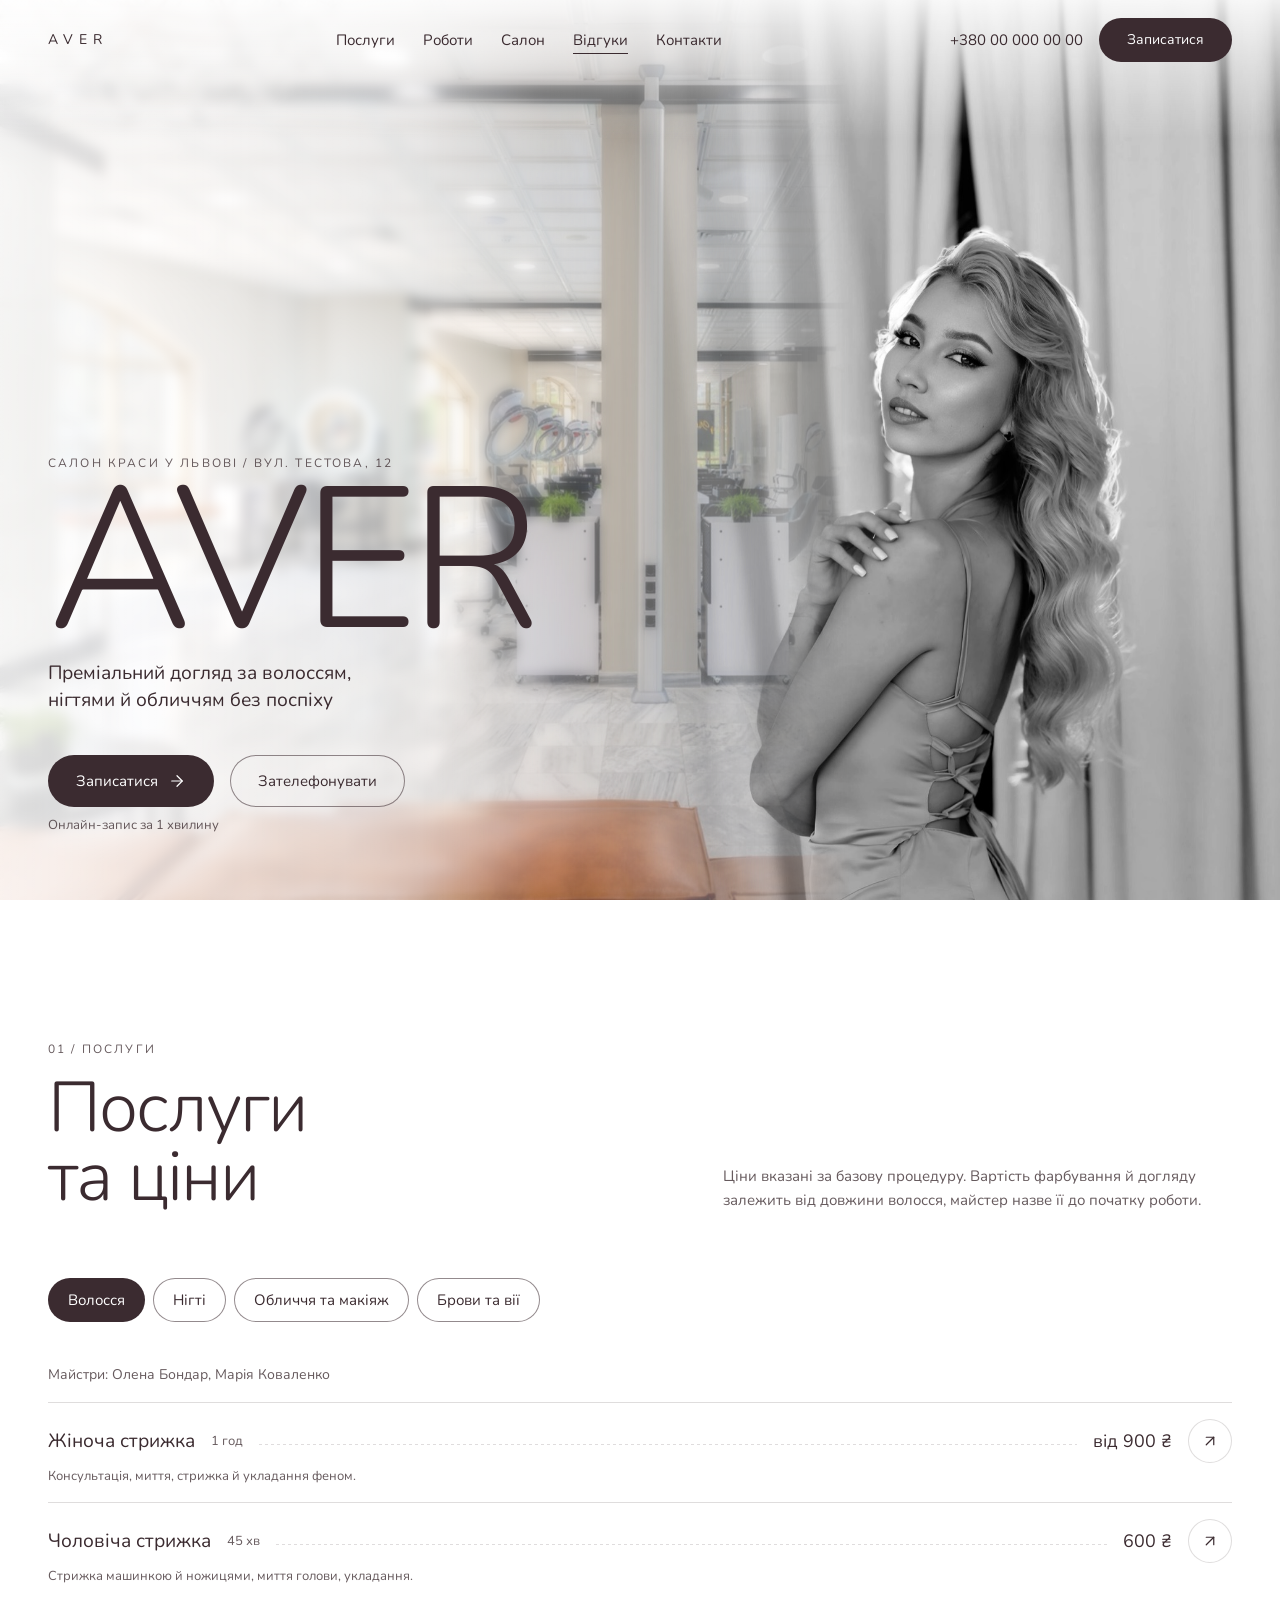
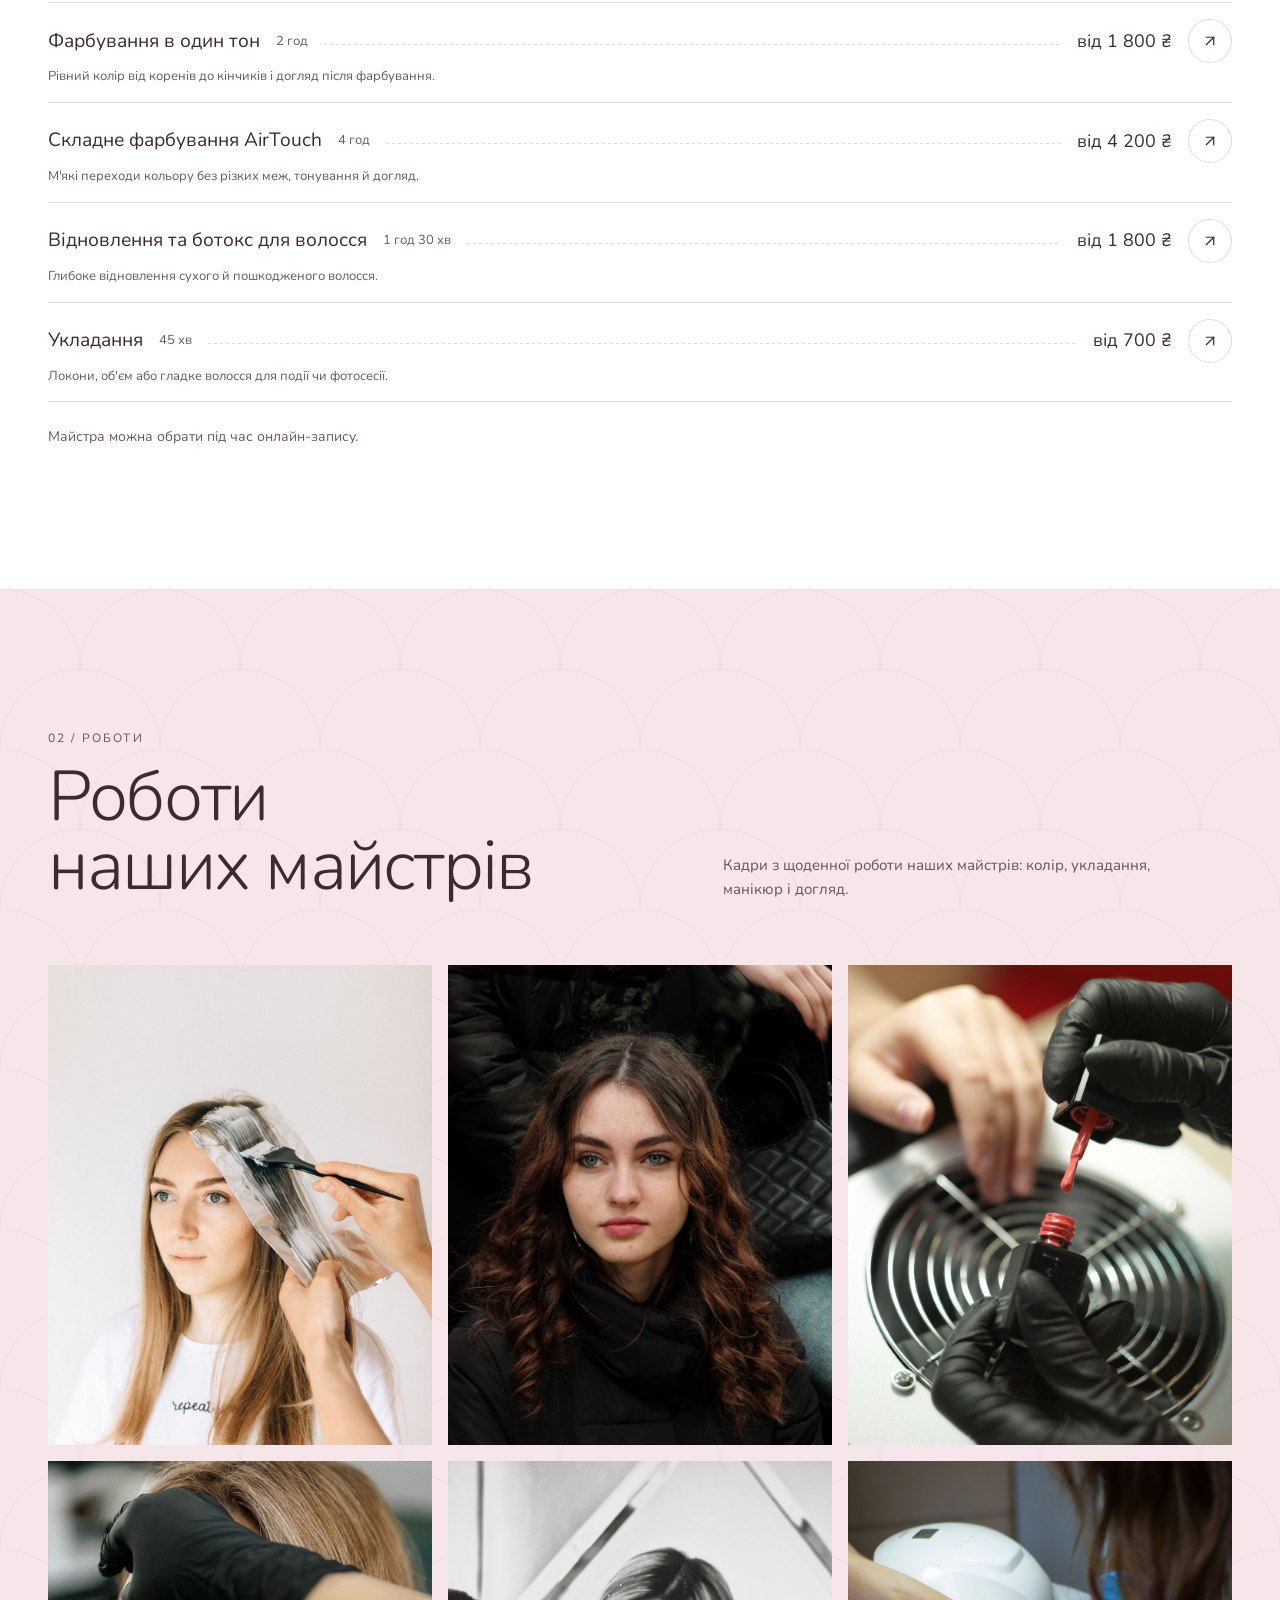
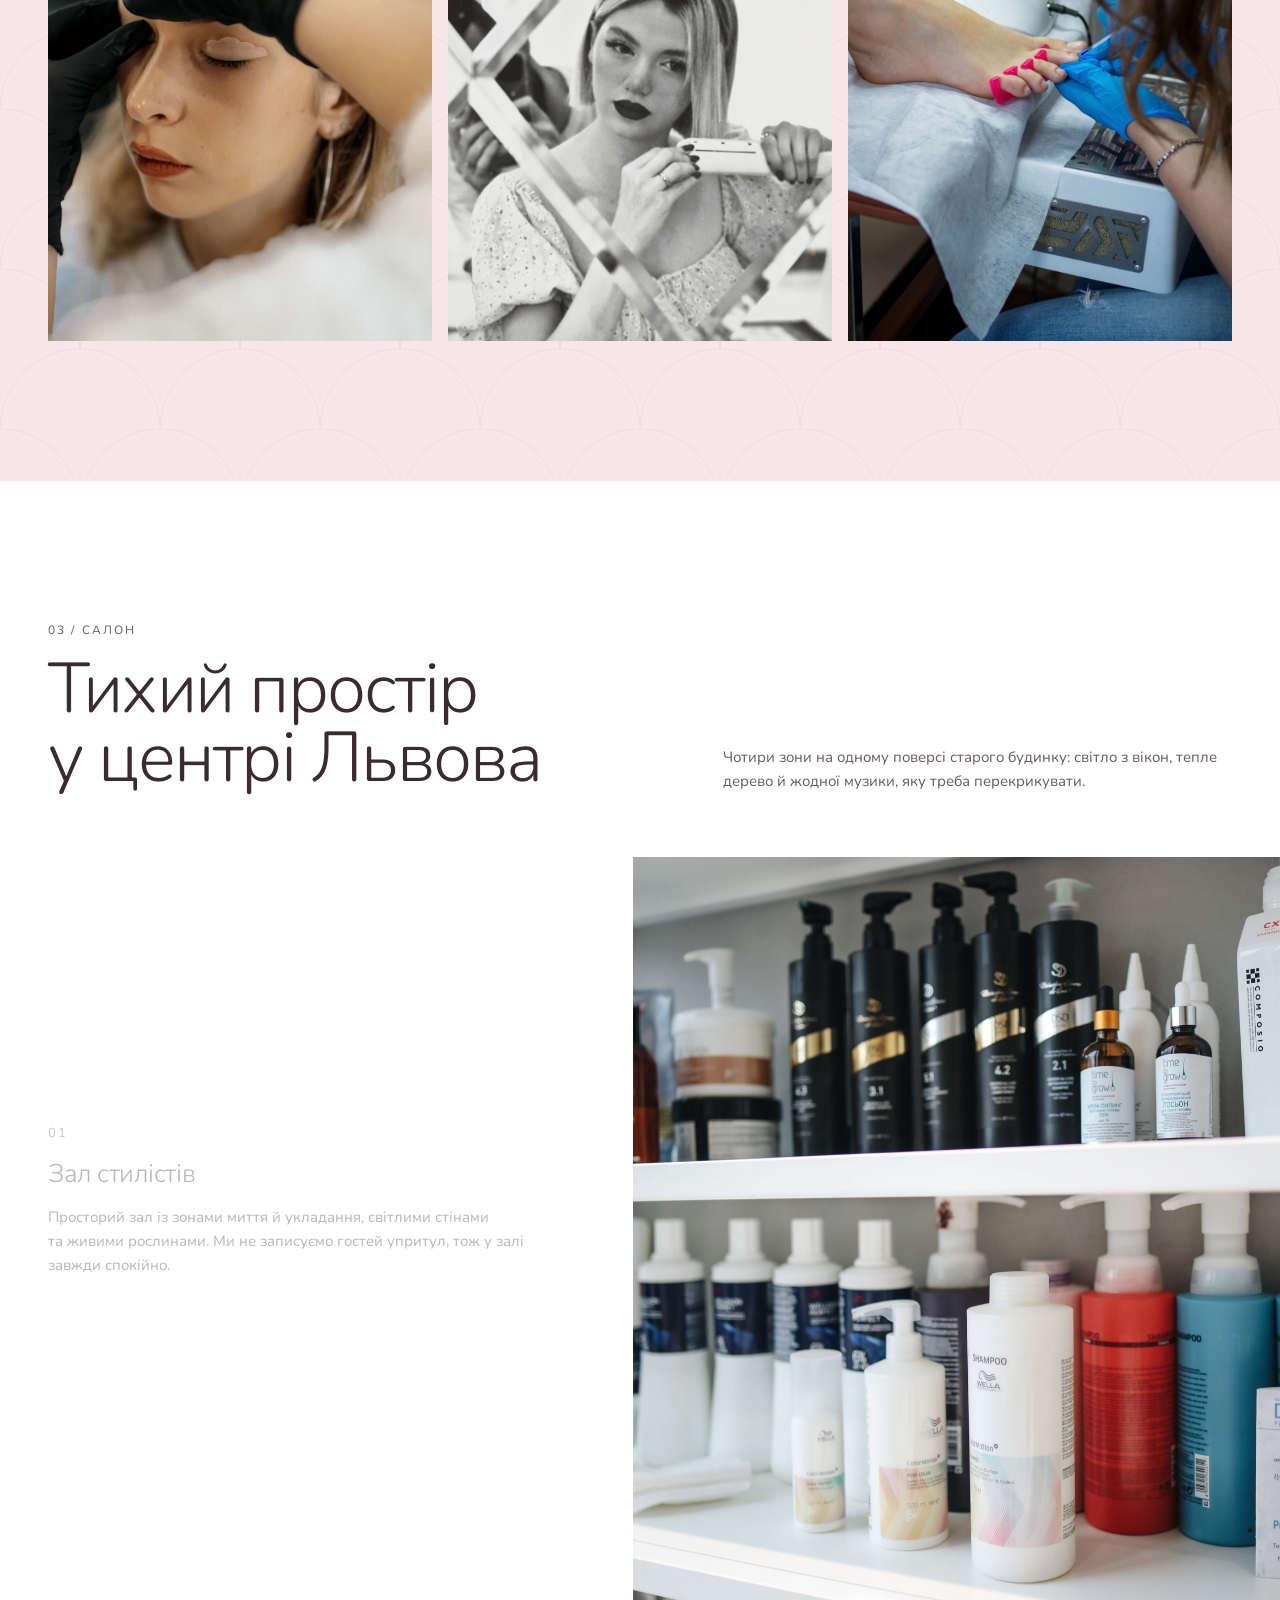
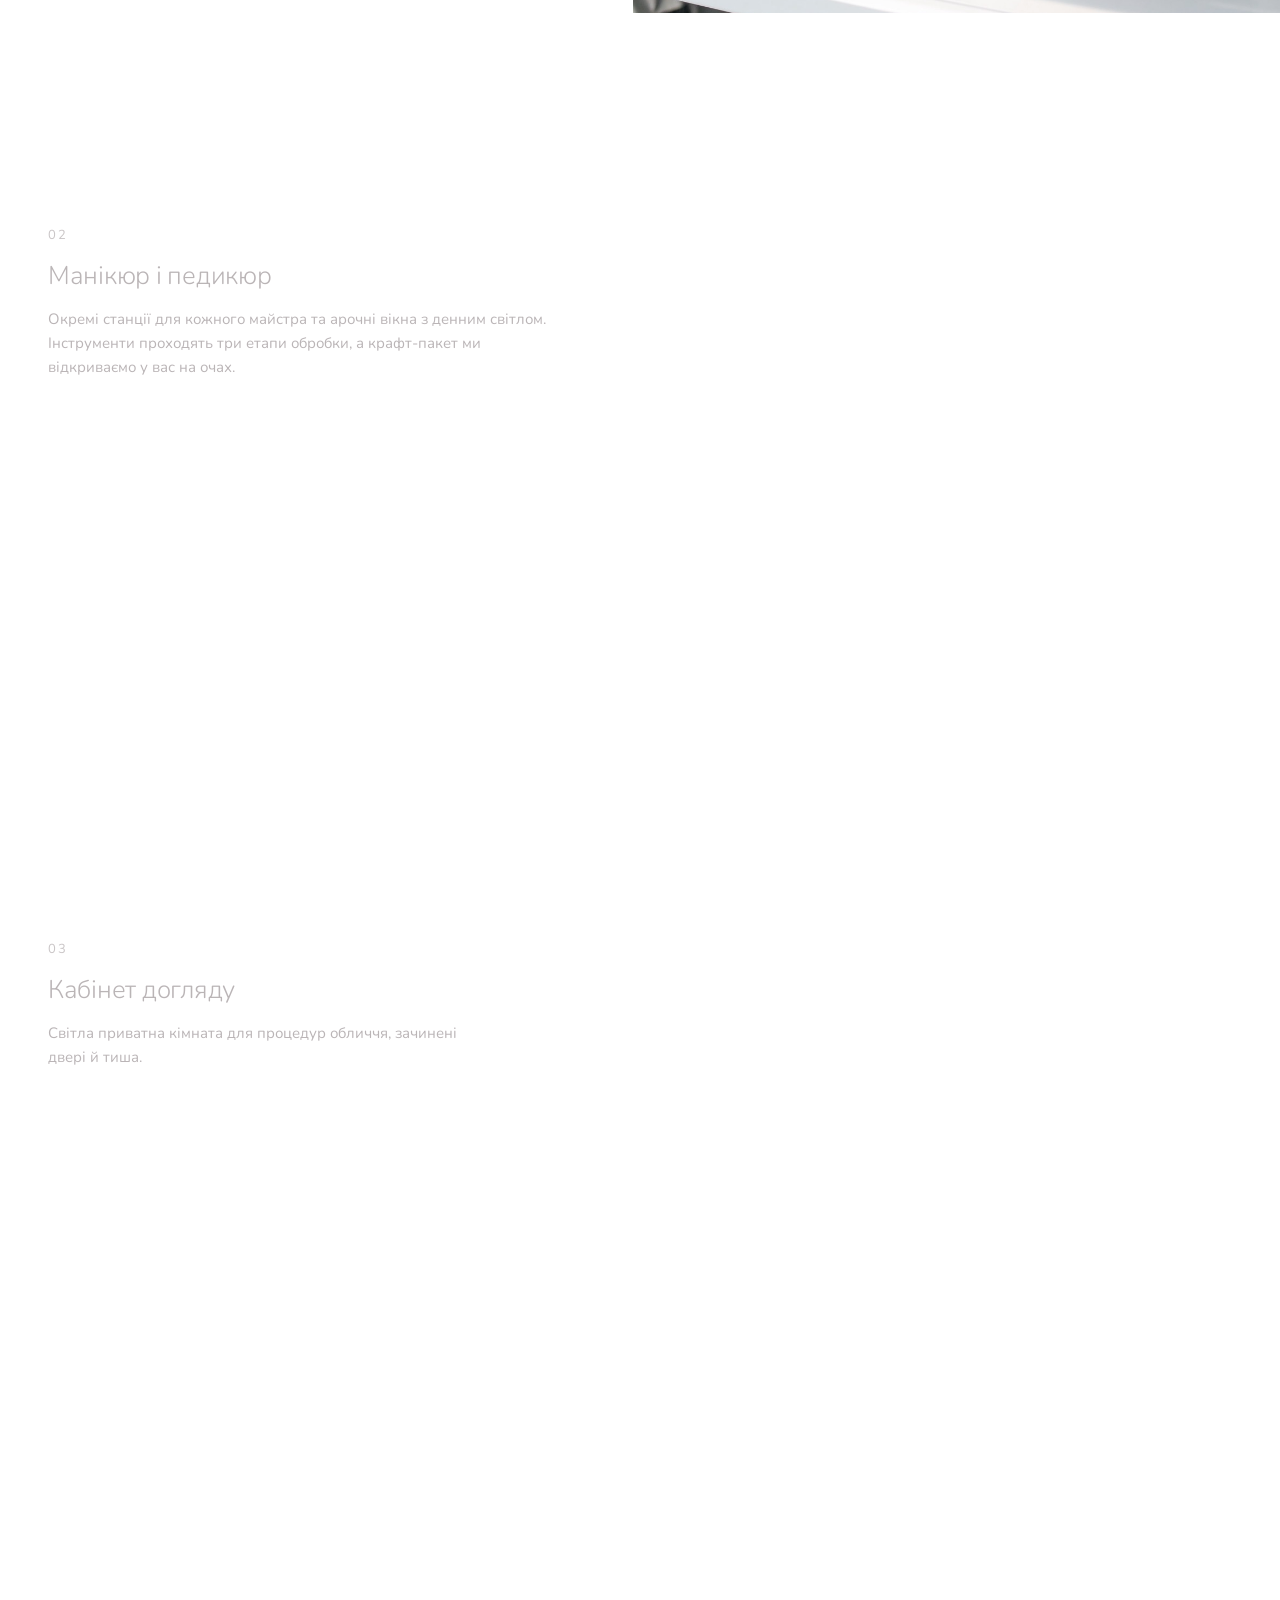
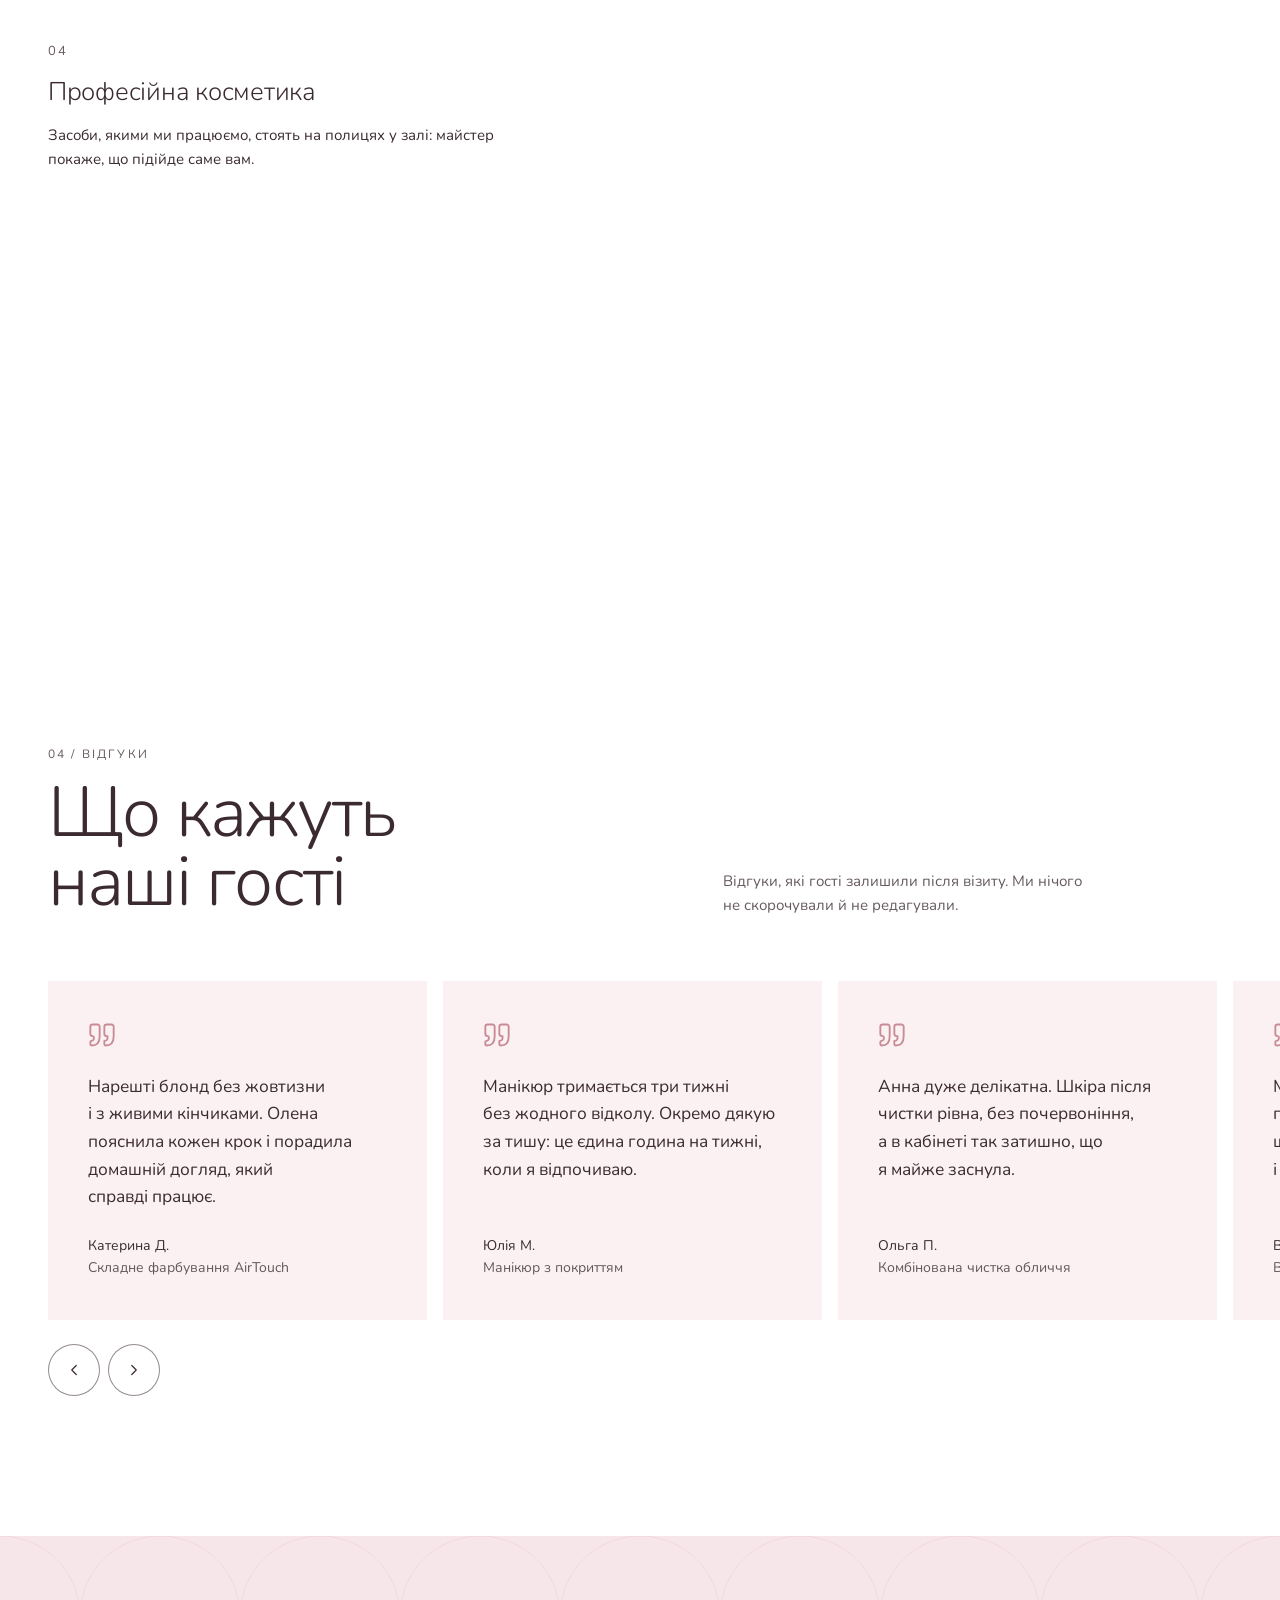
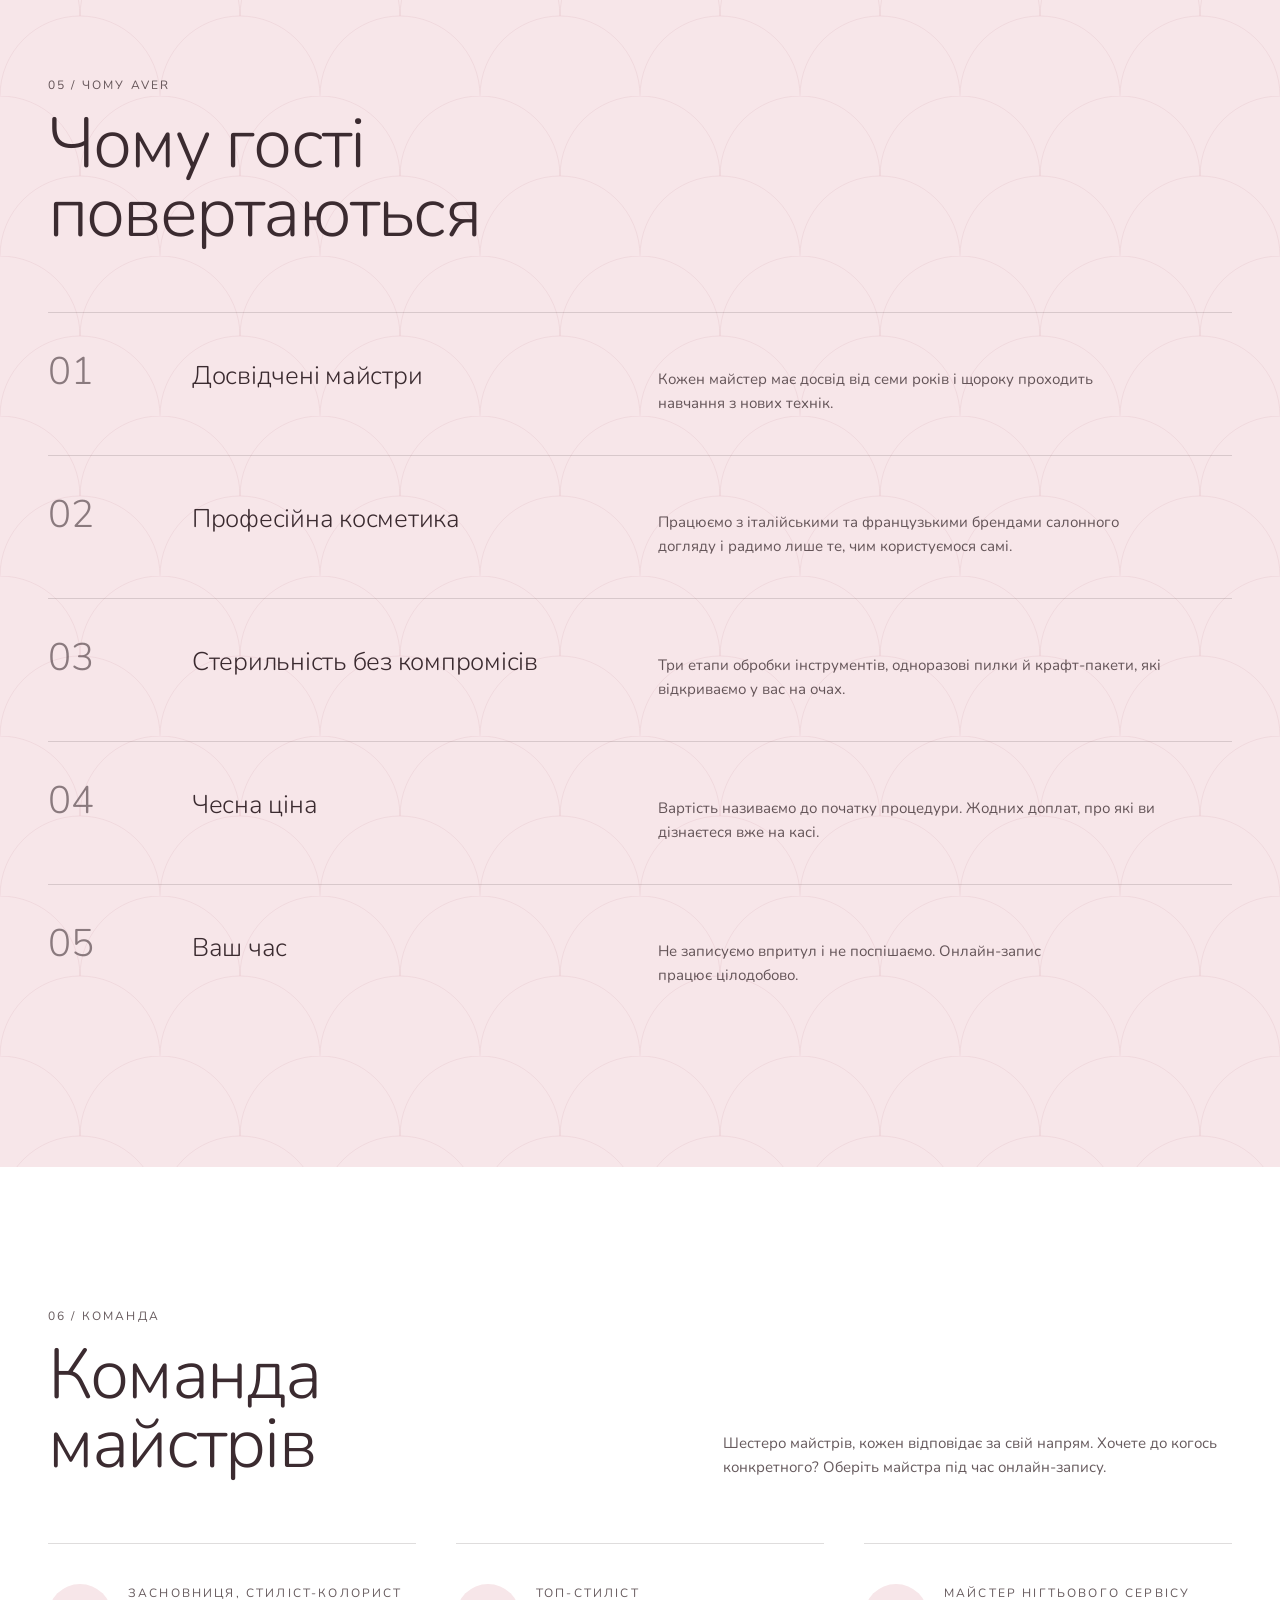
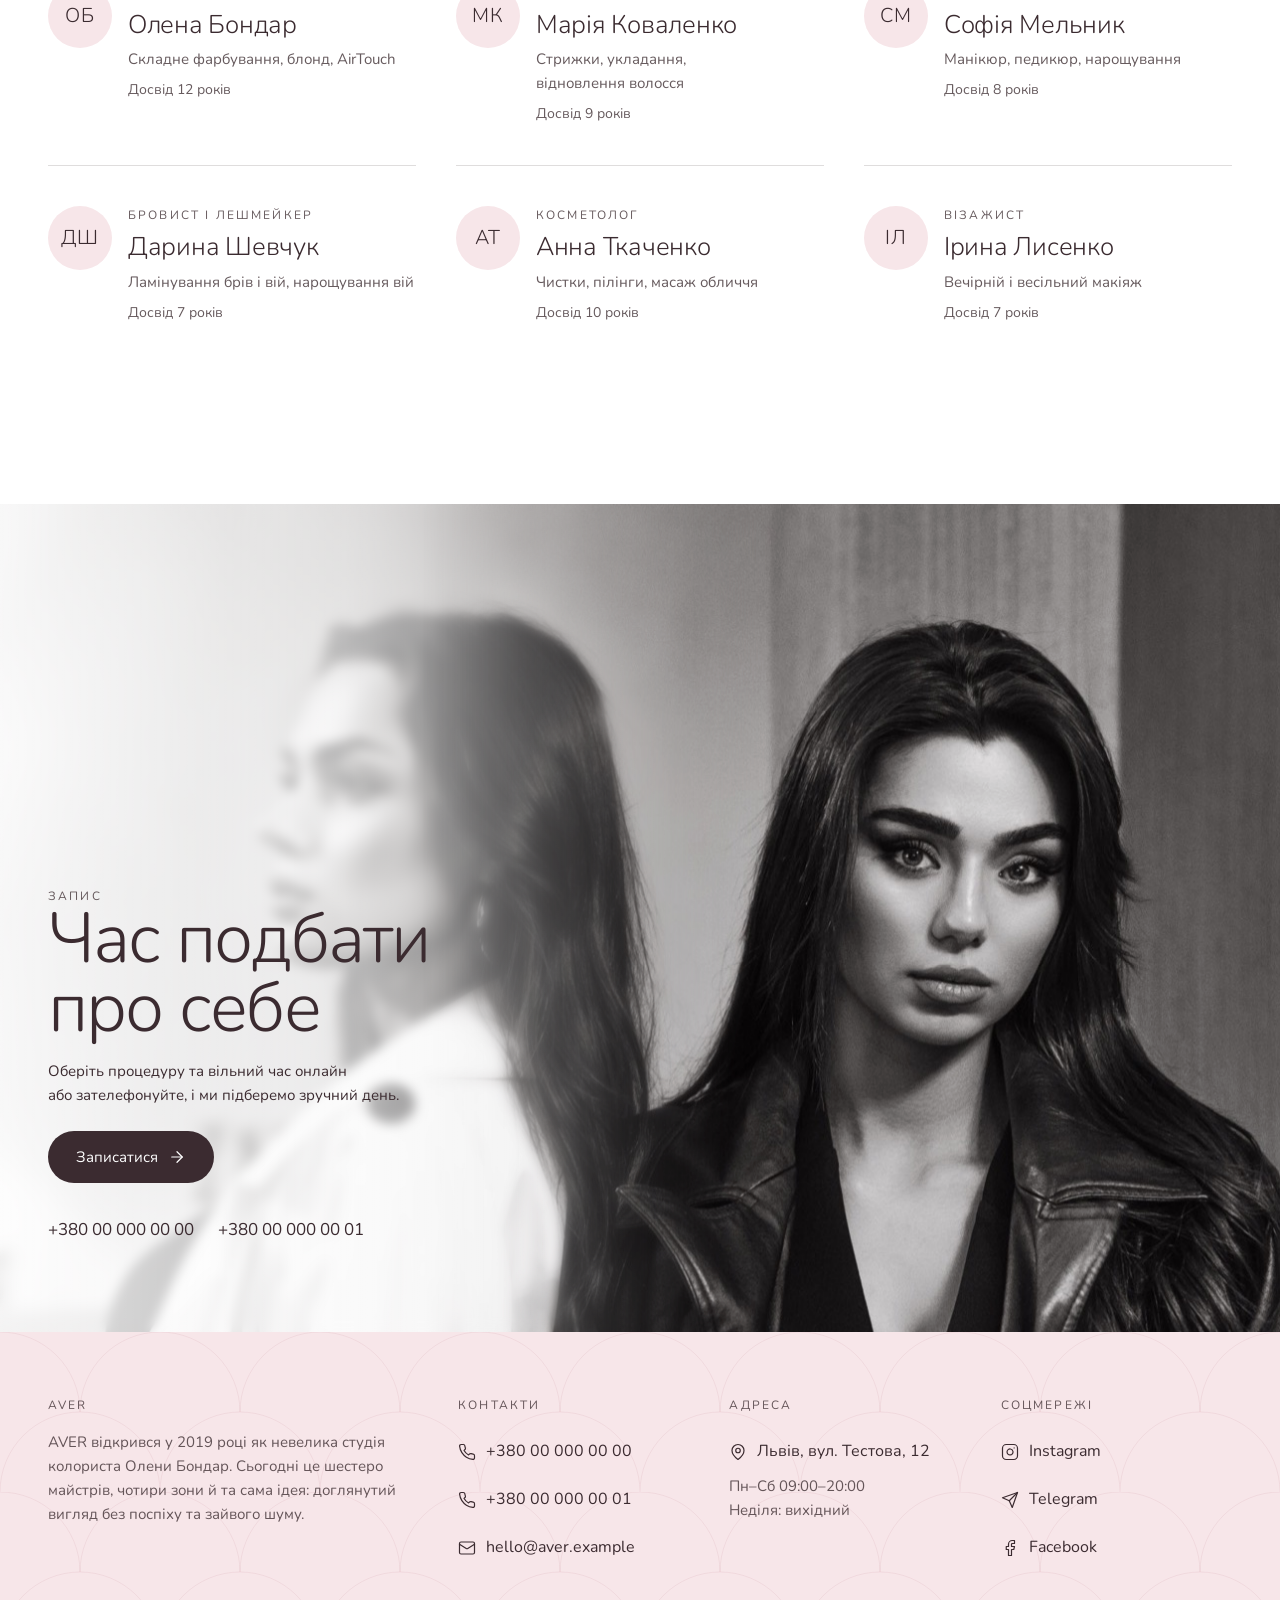
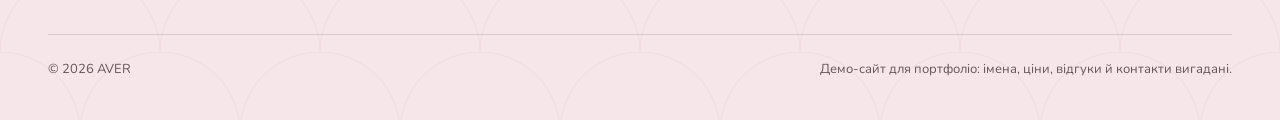
<file: index.html>
<!doctype html>
<html lang="uk">
<head>
  <meta charset="utf-8">
  <meta name="viewport" content="width=device-width, initial-scale=1, viewport-fit=cover">
  <title>AVER: салон краси у Львові / стрижки, фарбування, манікюр</title>
  <meta name="description" content="AVER: преміальний салон краси у Львові. Стрижки, складне фарбування, манікюр, догляд за обличчям, брови й вії. Онлайн-запис за 1 хвилину.">
  <meta name="theme-color" content="#F7E6E9">

  <meta property="og:type" content="website">
  <meta property="og:locale" content="uk_UA">
  <meta property="og:site_name" content="AVER">
  <meta property="og:title" content="AVER: салон краси у Львові">
  <meta property="og:description" content="Преміальний догляд за волоссям, нігтями й обличчям без поспіху. Онлайн-запис за 1 хвилину.">
  <meta property="og:url" content="https://stailer42.github.io/aver-beauty/">
  <meta property="og:image" content="https://stailer42.github.io/aver-beauty/assets/og.png">
  <meta property="og:image:width" content="1200">
  <meta property="og:image:height" content="630">
  <meta name="twitter:card" content="summary_large_image">

  <link rel="icon" href="assets/favicon.svg" type="image/svg+xml">
  <link rel="preconnect" href="https://fonts.googleapis.com">
  <link rel="preconnect" href="https://fonts.gstatic.com" crossorigin>
  <link rel="stylesheet" href="https://fonts.googleapis.com/css2?family=Nunito:wght@300;400&amp;display=swap">
  <link rel="stylesheet" href="styles.css">

  <!-- ДЕМО: усі дані вигадані, замініть перед справжнім запуском -->
  <script type="application/ld+json">
  {
    "@context": "https://schema.org",
    "@type": "BeautySalon",
    "name": "AVER",
    "telephone": "+380000000000",
    "email": "hello@aver.example",
    "address": {
      "@type": "PostalAddress",
      "streetAddress": "вул. Тестова, 12",
      "addressLocality": "Львів",
      "addressCountry": "UA"
    },
    "openingHours": "Mo-Sa 09:00-20:00",
    "priceRange": "₴₴₴",
    "sameAs": ["https://www.instagram.com/"]
  }
  </script>

  <script src="script.js"></script>
  <script src="typo.js" defer></script>
  <script src="schedule.js" defer></script>
  <script src="db-local.js" defer></script>
  <script src="data.js" defer></script>
</head>
<body>
  <!-- Іконки (Lucide), використовуються через <use href="#..."> -->
  <svg width="0" height="0" class="sr-only" aria-hidden="true">
    <symbol id="i-arrow" viewBox="0 0 24 24"><path d="M5 12h14"/><path d="m12 5 7 7-7 7"/></symbol>
    <symbol id="i-arrow-up-right" viewBox="0 0 24 24"><path d="M7 7h10v10"/><path d="M7 17 17 7"/></symbol>
    <symbol id="i-chevron-left" viewBox="0 0 24 24"><path d="m15 18-6-6 6-6"/></symbol>
    <symbol id="i-chevron-right" viewBox="0 0 24 24"><path d="m9 18 6-6-6-6"/></symbol>
    <symbol id="i-phone" viewBox="0 0 24 24"><path d="M22 16.92v3a2 2 0 0 1-2.18 2 19.79 19.79 0 0 1-8.63-3.07 19.5 19.5 0 0 1-6-6 19.79 19.79 0 0 1-3.07-8.67A2 2 0 0 1 4.11 2h3a2 2 0 0 1 2 1.72 12.84 12.84 0 0 0 .7 2.81 2 2 0 0 1-.45 2.11L8.09 9.91a16 16 0 0 0 6 6l1.27-1.27a2 2 0 0 1 2.11-.45 12.84 12.84 0 0 0 2.81.7A2 2 0 0 1 22 16.92z"/></symbol>
    <symbol id="i-quote" viewBox="0 0 24 24"><path d="M3 21c3 0 7-1 7-8V5c0-1.25-.756-2.017-2-2H4c-1.25 0-2 .75-2 1.972V11c0 1.25.75 2 2 2 1 0 1 0 1 1v1c0 1-1 2-2 2s-1 .008-1 1.031V20c0 1 0 1 1 1z"/><path d="M15 21c3 0 7-1 7-8V5c0-1.25-.757-2.017-2-2h-4c-1.25 0-2 .75-2 1.972V11c0 1.25.75 2 2 2h.75c0 2.25.25 4-2.75 4v3c0 1 0 1 1 1z"/></symbol>
    <symbol id="i-instagram" viewBox="0 0 24 24"><rect width="20" height="20" x="2" y="2" rx="5" ry="5"/><path d="M16 11.37A4 4 0 1 1 12.63 8 4 4 0 0 1 16 11.37z"/><path d="M17.5 6.5h.01"/></symbol>
    <symbol id="i-send" viewBox="0 0 24 24"><path d="m22 2-7 20-4-9-9-4Z"/><path d="M22 2 11 13"/></symbol>
    <symbol id="i-facebook" viewBox="0 0 24 24"><path d="M18 2h-3a5 5 0 0 0-5 5v3H7v4h3v8h4v-8h3l1-4h-4V7a1 1 0 0 1 1-1h3z"/></symbol>
    <symbol id="i-pin" viewBox="0 0 24 24"><path d="M20 10c0 6-8 12-8 12s-8-6-8-12a8 8 0 0 1 16 0Z"/><circle cx="12" cy="10" r="3"/></symbol>
    <symbol id="i-mail" viewBox="0 0 24 24"><rect width="20" height="16" x="2" y="4" rx="2"/><path d="m22 7-8.97 5.7a1.94 1.94 0 0 1-2.06 0L2 7"/></symbol>
  </svg>

  <a class="skip-link" href="#main">Перейти до змісту</a>
  <div class="progress" aria-hidden="true"></div>

  <header class="header">
    <div class="container header__inner">
      <div class="intro intro--logo">
        <a class="logo" href="index.html" aria-label="AVER, на головну">AVER</a>
      </div>
      <nav class="nav intro intro--nav" aria-label="Головне меню">
        <a class="ulink" href="#services">Послуги</a>
        <a class="ulink" href="#works">Роботи</a>
        <a class="ulink" href="#salon">Салон</a>
        <a class="ulink" href="#reviews">Відгуки</a>
        <a class="ulink" href="#contacts">Контакти</a>
      </nav>
      <div class="header__actions intro intro--nav">
        <a class="header__phone ulink" href="tel:+380000000000" data-phone="0">+380&nbsp;00&nbsp;000&nbsp;00&nbsp;00</a>
        <a class="btn btn--solid btn--sm" href="booking.html" data-nav>
          <span class="btn__fill"></span><span class="btn__label">Записатися</span>
        </a>
        <button class="burger" type="button" aria-expanded="false" aria-controls="menu" aria-label="Відкрити меню"><span></span><span></span></button>
      </div>
    </div>
  </header>

  <div class="menu" id="menu">
    <ul class="menu__list">
      <li><a href="#services">Послуги</a></li>
      <li><a href="#works">Роботи</a></li>
      <li><a href="#salon">Салон</a></li>
      <li><a href="#reviews">Відгуки</a></li>
      <li><a href="#contacts">Контакти</a></li>
    </ul>
    <div class="menu__foot">
      <a class="btn btn--solid" href="booking.html" data-nav>
        <span class="btn__fill"></span><span class="btn__label">Записатися онлайн</span>
        <svg class="icon icon--arrow" aria-hidden="true"><use href="#i-arrow"/></svg>
      </a>
      <a class="btn btn--ghost" href="tel:+380000000000" data-phone="0">
        <span class="btn__fill"></span><span class="btn__label">Зателефонувати</span>
      </a>
    </div>
  </div>

  <main id="main">
    <!-- 1. ПЕРШИЙ ЕКРАН -->
    <section class="hero" aria-label="AVER, салон краси у Львові">
      <div class="hero__layer" data-parallax="0.18">
        <!-- ФОТО: assets/photos/hero-interior.jpg (Pexels, artbovich) -->
        <img class="hero__interior photo" src="assets/photos/hero-interior.jpg" alt="Світлий зал салону з мармуровою підлогою й арочними вікнами" width="1600" height="1088" fetchpriority="high">
      </div>
      <div class="hero__model" data-parallax="0.08">
        <!-- ФОТО: assets/photos/hero-model.jpg (Pexels, Katia Damyan) -->
        <img class="photo" src="assets/photos/hero-model.jpg" alt="Модель з довгим хвилястим волоссям, чорно-біле фото" width="1200" height="1800" fetchpriority="high">
      </div>
      <div class="hero__veil" aria-hidden="true"></div>

      <div class="container hero__content">
        <span class="label intro intro--label" data-text="hero.label">Салон краси у&nbsp;Львові / вул.&nbsp;Тестова,&nbsp;12</span>
        <h1 class="hero__title intro intro--title">AVER<span class="sr-only">, салон краси у Львові</span></h1>
        <p class="hero__sub intro intro--sub" data-text="hero.sub">Преміальний догляд за&nbsp;волоссям,<br>нігтями й&nbsp;обличчям без&nbsp;поспіху</p>
        <div class="intro intro--cta">
          <div class="hero__cta">
            <a class="btn btn--solid" href="booking.html" data-nav>
              <span class="btn__fill"></span><span class="btn__label">Записатися</span>
              <svg class="icon icon--arrow" aria-hidden="true"><use href="#i-arrow"/></svg>
            </a>
            <a class="btn btn--ghost" href="tel:+380000000000" data-phone="0">
              <span class="btn__fill"></span><span class="btn__label">Зателефонувати</span>
            </a>
          </div>
          <p class="hero__note" data-text="hero.note">Онлайн-запис за&nbsp;1&nbsp;хвилину</p>
        </div>
      </div>
    </section>

    <!-- 2. ПОСЛУГИ Й ЦІНИ (список генерується з data.js) -->
    <section class="section" id="services" aria-labelledby="services-title">
      <div class="container">
        <div class="section__head">
          <div class="rise">
            <span class="label">01 / Послуги</span>
            <h2 id="services-title" data-text="sections.services.title">Послуги<br>та&nbsp;ціни</h2>
          </div>
          <p class="rise d1" data-text="sections.services.lead">Ціни вказані за&nbsp;базову процедуру. Вартість фарбування й&nbsp;догляду залежить від&nbsp;довжини волосся, майстер назве її до&nbsp;початку роботи.</p>
        </div>
        <div class="tabs rise" role="tablist" aria-label="Категорії послуг" data-services-tabs></div>
        <div class="rise d1" data-services-panels></div>
        <noscript><p>Щоб побачити перелік послуг, увімкніть JavaScript або зателефонуйте нам.</p></noscript>
        <p class="services__note" data-text="sections.services.note">Майстра можна обрати під&nbsp;час онлайн-запису.</p>
      </div>
    </section>

    <!-- 3. ПРИКЛАДИ РОБІТ -->
    <section class="section surface-pink" id="works" aria-labelledby="works-title">
      <div class="container">
        <div class="section__head">
          <div class="rise">
            <span class="label">02 / Роботи</span>
            <h2 id="works-title" data-text="sections.works.title">Роботи<br>наших майстрів</h2>
          </div>
          <p class="rise d1" data-text="sections.works.lead">Кадри з&nbsp;щоденної роботи наших майстрів: колір, укладання, манікюр і&nbsp;догляд.</p>
        </div>
        <!-- ФОТО: assets/photos/work-1..6.jpg (Pexels) -->
        <ul class="works" data-works>
          <li class="rise"><figure class="work"><div class="work__img"><img class="photo" src="assets/photos/work-1.jpg" alt="Фарбування волосся із фольгою, світле волосся" width="1000" height="1500" loading="lazy"></div><figcaption>Фарбування волосся <span class="work__who">Олена&nbsp;Бондар</span></figcaption></figure></li>
          <li class="rise d1"><figure class="work"><div class="work__img"><img class="photo" src="assets/photos/work-2.jpg" alt="Дівчина з довгим кучерявим волоссям каштанового кольору" width="1000" height="1777" loading="lazy"></div><figcaption>Локони й&nbsp;укладання <span class="work__who">Марія&nbsp;Коваленко</span></figcaption></figure></li>
          <li class="rise d2"><figure class="work"><div class="work__img"><img class="photo" src="assets/photos/work-3.jpg" alt="Майстер наносить червоний гель-лак" width="1000" height="1333" loading="lazy"></div><figcaption>Манікюр з&nbsp;гель-лаком <span class="work__who">Софія&nbsp;Мельник</span></figcaption></figure></li>
          <li class="rise"><figure class="work"><div class="work__img"><img class="photo" src="assets/photos/work-4.jpg" alt="Майстер у чорних рукавичках готує очі клієнтки до ламінування вій" width="1000" height="1777" loading="lazy"></div><figcaption>Ламінування вій <span class="work__who">Дарина&nbsp;Шевчук</span></figcaption></figure></li>
          <li class="rise d1"><figure class="work"><div class="work__img"><img class="photo" src="assets/photos/work-5.jpg" alt="Дівчина вирівнює волосся праскою перед дзеркалом, чорно-біле фото" width="1000" height="1636" loading="lazy"></div><figcaption>Укладання волосся <span class="work__who">Марія&nbsp;Коваленко</span></figcaption></figure></li>
          <li class="rise d2"><figure class="work"><div class="work__img"><img class="photo" src="assets/photos/work-6.jpg" alt="Майстер робить педикюр, крупний план" width="1000" height="1779" loading="lazy"></div><figcaption>Педикюр <span class="work__who">Софія&nbsp;Мельник</span></figcaption></figure></li>
        </ul>
      </div>
    </section>

    <!-- 4. САЛОН: фото змінюються під час скролу -->
    <section class="section" id="salon" aria-labelledby="salon-title">
      <div class="container">
        <div class="section__head">
          <div class="rise">
            <span class="label">03 / Салон</span>
            <h2 id="salon-title" data-text="sections.salon.title">Тихий простір<br>у&nbsp;центрі Львова</h2>
          </div>
          <p class="rise d1" data-text="sections.salon.lead">Чотири зони на&nbsp;одному поверсі старого будинку: світло з&nbsp;вікон, тепле дерево й&nbsp;жодної музики, яку треба перекрикувати.</p>
        </div>

        <div class="salon__wrap">
          <!-- ФОТО: assets/photos/salon-1..4.jpg (Pexels) -->
          <div class="salon__stage" data-salon-stage>
            <img class="photo is-active" data-salon-img src="assets/photos/salon-1.jpg" alt="Стиліст біля зони миття голови, світла стіна з картиною" width="1200" height="1800">
            <img class="photo" data-salon-img src="assets/photos/salon-2.jpg" alt="Зона манікюру й педикюру з арочним вікном" width="1800" height="1201" loading="lazy">
            <img class="photo" data-salon-img src="assets/photos/salon-3.jpg" alt="Світлий кабінет догляду з рожевими жалюзі й масажним столом" width="1800" height="1200" loading="lazy">
            <img class="photo" data-salon-img src="assets/photos/salon-4.jpg" alt="Полиці з професійною косметикою для догляду" width="1200" height="1800" loading="lazy">
          </div>
          <ol class="salon__steps" data-salon-steps>
            <li class="salon__step is-active" data-salon-step="0">
              <span class="salon__num">01</span>
              <h3>Зал стилістів</h3>
              <p>Просторий зал із&nbsp;зонами миття й&nbsp;укладання, світлими стінами та&nbsp;живими рослинами. Ми не&nbsp;записуємо гостей упритул, тож у&nbsp;залі завжди спокійно.</p>
            </li>
            <li class="salon__step" data-salon-step="1">
              <span class="salon__num">02</span>
              <h3>Манікюр і&nbsp;педикюр</h3>
              <p>Окремі станції для&nbsp;кожного майстра та&nbsp;арочні вікна з&nbsp;денним світлом. Інструменти проходять три етапи обробки, а&nbsp;крафт-пакет ми відкриваємо у&nbsp;вас на&nbsp;очах.</p>
            </li>
            <li class="salon__step" data-salon-step="2">
              <span class="salon__num">03</span>
              <h3>Кабінет догляду</h3>
              <p>Світла приватна кімната для&nbsp;процедур обличчя, зачинені двері й&nbsp;тиша.</p>
            </li>
            <li class="salon__step" data-salon-step="3">
              <span class="salon__num">04</span>
              <h3>Професійна косметика</h3>
              <p>Засоби, якими ми&nbsp;працюємо, стоять на&nbsp;полицях у&nbsp;залі: майстер покаже, що підійде саме вам.</p>
            </li>
          </ol>
        </div>
      </div>
    </section>

    <!-- 5. ВІДГУКИ (вигадані, демо) -->
    <section class="section" id="reviews" aria-labelledby="reviews-title">
      <div class="container">
        <div class="section__head">
          <div class="rise">
            <span class="label">04 / Відгуки</span>
            <h2 id="reviews-title" data-text="sections.reviews.title">Що кажуть<br>наші гості</h2>
          </div>
          <p class="rise d1" data-text="sections.reviews.lead">Відгуки, які гості залишили після візиту. Ми нічого не&nbsp;скорочували й&nbsp;не&nbsp;редагували.</p>
        </div>

        <ul class="reviews__track rise" tabindex="0" aria-label="Відгуки клієнтів, гортайте вбік" data-reviews>
          <li class="review">
            <svg class="icon review__quote" aria-hidden="true"><use href="#i-quote"/></svg>
            <p>Нарешті блонд без&nbsp;жовтизни і&nbsp;з&nbsp;живими кінчиками. Олена пояснила кожен крок і&nbsp;порадила домашній догляд, який справді працює.</p>
            <footer><cite>Катерина Д.</cite><span class="muted">Складне фарбування AirTouch</span></footer>
          </li>
          <li class="review">
            <svg class="icon review__quote" aria-hidden="true"><use href="#i-quote"/></svg>
            <p>Манікюр тримається три тижні без&nbsp;жодного відколу. Окремо дякую за&nbsp;тишу: це єдина година на&nbsp;тижні, коли я&nbsp;відпочиваю.</p>
            <footer><cite>Юлія М.</cite><span class="muted">Манікюр з&nbsp;покриттям</span></footer>
          </li>
          <li class="review">
            <svg class="icon review__quote" aria-hidden="true"><use href="#i-quote"/></svg>
            <p>Анна дуже делікатна. Шкіра після чистки рівна, без&nbsp;почервоніння, а&nbsp;в&nbsp;кабінеті так затишно, що я&nbsp;майже заснула.</p>
            <footer><cite>Ольга П.</cite><span class="muted">Комбінована чистка обличчя</span></footer>
          </li>
          <li class="review">
            <svg class="icon review__quote" aria-hidden="true"><use href="#i-quote"/></svg>
            <p>Макіяж на&nbsp;весілля сестри протримався до&nbsp;ранку. Ірина почула, що я&nbsp;хочу природний образ, і&nbsp;зробила саме так.</p>
            <footer><cite>Вікторія С.</cite><span class="muted">Вечірній макіяж</span></footer>
          </li>
          <li class="review">
            <svg class="icon review__quote" aria-hidden="true"><use href="#i-quote"/></svg>
            <p>Записалася онлайн за&nbsp;хвилину, прийшла, і&nbsp;мене не&nbsp;змусили чекати. Вії виглядають доглянутими, а&nbsp;не&nbsp;штучними.</p>
            <footer><cite>Наталія К.</cite><span class="muted">Ламінування вій</span></footer>
          </li>
        </ul>
        <div class="reviews__ctrl">
          <button class="round-btn" type="button" data-dir="prev" aria-label="Попередній відгук"><svg class="icon" aria-hidden="true"><use href="#i-chevron-left"/></svg></button>
          <button class="round-btn" type="button" data-dir="next" aria-label="Наступний відгук"><svg class="icon" aria-hidden="true"><use href="#i-chevron-right"/></svg></button>
        </div>
      </div>
    </section>

    <!-- 6. ЧОМУ AVER -->
    <section class="section surface-pink" id="why" aria-labelledby="why-title">
      <div class="container">
        <div class="section__head">
          <div class="rise">
            <span class="label">05 / Чому AVER</span>
            <h2 id="why-title" data-text="sections.why.title">Чому гості<br>повертаються</h2>
          </div>
        </div>
        <ol class="why" data-why>
          <li class="why__item rise">
            <span class="why__num" aria-hidden="true">01</span>
            <h3>Досвідчені майстри</h3>
            <p>Кожен майстер має досвід від&nbsp;семи років і&nbsp;щороку проходить навчання з&nbsp;нових технік.</p>
          </li>
          <li class="why__item rise">
            <span class="why__num" aria-hidden="true">02</span>
            <h3>Професійна косметика</h3>
            <p>Працюємо з&nbsp;італійськими та&nbsp;французькими брендами салонного догляду і&nbsp;радимо лише те, чим користуємося самі.</p>
          </li>
          <li class="why__item rise">
            <span class="why__num" aria-hidden="true">03</span>
            <h3>Стерильність без&nbsp;компромісів</h3>
            <p>Три етапи обробки інструментів, одноразові пилки й&nbsp;крафт-пакети, які відкриваємо у&nbsp;вас на&nbsp;очах.</p>
          </li>
          <li class="why__item rise">
            <span class="why__num" aria-hidden="true">04</span>
            <h3>Чесна ціна</h3>
            <p>Вартість називаємо до&nbsp;початку процедури. Жодних доплат, про&nbsp;які ви дізнаєтеся вже на&nbsp;касі.</p>
          </li>
          <li class="why__item rise">
            <span class="why__num" aria-hidden="true">05</span>
            <h3>Ваш час</h3>
            <p>Не&nbsp;записуємо впритул і&nbsp;не&nbsp;поспішаємо. Онлайн-запис працює цілодобово.</p>
          </li>
        </ol>
      </div>
    </section>

    <!-- 7. КОМАНДА -->
    <section class="section" id="team" aria-labelledby="team-title">
      <div class="container">
        <div class="section__head">
          <div class="rise">
            <span class="label">06 / Команда</span>
            <h2 id="team-title" data-text="sections.team.title">Команда<br>майстрів</h2>
          </div>
          <p class="rise d1" data-text="sections.team.lead">Шестеро майстрів, кожен відповідає за&nbsp;свій напрям. Хочете до&nbsp;когось конкретного? Оберіть майстра під&nbsp;час онлайн-запису.</p>
        </div>
        <!-- майстри підставляються з адмінки (script.js), ця розмітка лишається на випадок помилки -->
        <ul class="team" data-team>
          <li class="member rise">
            <span class="label">Засновниця, стиліст-колорист</span>
            <h3>Олена Бондар</h3>
            <p class="muted">Складне фарбування, блонд, AirTouch</p>
            <span class="member__meta">Досвід 12&nbsp;років</span>
          </li>
          <li class="member rise d1">
            <span class="label">Топ-стиліст</span>
            <h3>Марія Коваленко</h3>
            <p class="muted">Стрижки, укладання, відновлення волосся</p>
            <span class="member__meta">Досвід 9&nbsp;років</span>
          </li>
          <li class="member rise d2">
            <span class="label">Майстер нігтьового сервісу</span>
            <h3>Софія Мельник</h3>
            <p class="muted">Манікюр, педикюр, нарощування</p>
            <span class="member__meta">Досвід 8&nbsp;років</span>
          </li>
          <li class="member rise">
            <span class="label">Бровист і&nbsp;лешмейкер</span>
            <h3>Дарина Шевчук</h3>
            <p class="muted">Ламінування брів і&nbsp;вій, нарощування вій</p>
            <span class="member__meta">Досвід 7&nbsp;років</span>
          </li>
          <li class="member rise d1">
            <span class="label">Косметолог</span>
            <h3>Анна Ткаченко</h3>
            <p class="muted">Чистки, пілінги, масаж обличчя</p>
            <span class="member__meta">Досвід 10&nbsp;років</span>
          </li>
          <li class="member rise d2">
            <span class="label">Візажист</span>
            <h3>Ірина Лисенко</h3>
            <p class="muted">Вечірній і&nbsp;весільний макіяж</p>
            <span class="member__meta">Досвід 7&nbsp;років</span>
          </li>
        </ul>
      </div>
    </section>

    <!-- 8. ФІНАЛЬНИЙ ЗАКЛИК -->
    <section class="cta" aria-labelledby="cta-title">
      <div class="cta__layer" data-parallax="0.1">
        <!-- ФОТО: assets/photos/cta.jpg (Pexels, Mirac Sendil) -->
        <img class="photo" src="assets/photos/cta.jpg" alt="Дві дівчини з довгим темним волоссям, чорно-біле фото" width="1600" height="1000" loading="lazy">
      </div>
      <div class="hero__veil" aria-hidden="true"></div>
      <div class="container cta__content">
        <span class="label rise">Запис</span>
        <h2 class="rise" id="cta-title" data-text="sections.cta.title">Час подбати<br>про&nbsp;себе</h2>
        <p class="rise d1" data-text="sections.cta.lead">Оберіть процедуру та&nbsp;вільний час онлайн або&nbsp;зателефонуйте, і&nbsp;ми підберемо зручний день.</p>
        <div class="cta__actions rise d2">
          <a class="btn btn--solid" href="booking.html" data-nav>
            <span class="btn__fill"></span><span class="btn__label">Записатися</span>
            <svg class="icon icon--arrow" aria-hidden="true"><use href="#i-arrow"/></svg>
          </a>
        </div>
        <ul class="phones rise d3">
          <li><a class="ulink" href="tel:+380000000000" data-phone="0">+380&nbsp;00&nbsp;000&nbsp;00&nbsp;00</a></li>
          <li><a class="ulink" href="tel:+380000000001" data-phone="1">+380&nbsp;00&nbsp;000&nbsp;00&nbsp;01</a></li>
        </ul>
      </div>
    </section>
  </main>

  <!-- 9. ФУТЕР -->
  <footer class="footer surface-pink" id="contacts">
    <div class="container">
      <div class="footer__grid">
        <div class="footer__brand">
          <span class="label">AVER</span>
          <p data-text="story">AVER відкрився у&nbsp;2019&nbsp;році як&nbsp;невелика студія колориста Олени Бондар. Сьогодні це шестеро майстрів, чотири зони й&nbsp;та&nbsp;сама ідея: доглянутий вигляд без&nbsp;поспіху та&nbsp;зайвого шуму.</p>
        </div>
        <div>
          <h2>Контакти</h2>
          <ul>
            <li><a class="ulink" href="tel:+380000000000" data-phone="0"><svg class="icon" aria-hidden="true"><use href="#i-phone"/></svg>+380&nbsp;00&nbsp;000&nbsp;00&nbsp;00</a></li>
            <li><a class="ulink" href="tel:+380000000001" data-phone="1"><svg class="icon" aria-hidden="true"><use href="#i-phone"/></svg>+380&nbsp;00&nbsp;000&nbsp;00&nbsp;01</a></li>
            <li><a class="ulink" href="mailto:hello@aver.example" data-email><svg class="icon" aria-hidden="true"><use href="#i-mail"/></svg>hello@aver.example</a></li>
          </ul>
        </div>
        <div>
          <h2>Адреса</h2>
          <address>
            <a class="ulink" data-address href="https://www.google.com/maps/search/?api=1&amp;query=%D0%9B%D1%8C%D0%B2%D1%96%D0%B2" target="_blank" rel="noopener"><svg class="icon" aria-hidden="true"><use href="#i-pin"/></svg>Львів, вул.&nbsp;Тестова,&nbsp;12</a>
          </address>
          <p class="muted" data-hours>Пн–Сб 09:00–20:00<br>Неділя: вихідний</p>
        </div>
        <div>
          <h2>Соцмережі</h2>
          <ul>
            <li><a class="ulink" data-social="instagram" href="https://www.instagram.com/" target="_blank" rel="noopener"><svg class="icon" aria-hidden="true"><use href="#i-instagram"/></svg>Instagram</a></li>
            <li><a class="ulink" data-social="telegram" href="https://t.me/" target="_blank" rel="noopener"><svg class="icon" aria-hidden="true"><use href="#i-send"/></svg>Telegram</a></li>
            <li><a class="ulink" data-social="facebook" href="https://www.facebook.com/" target="_blank" rel="noopener"><svg class="icon" aria-hidden="true"><use href="#i-facebook"/></svg>Facebook</a></li>
          </ul>
        </div>
      </div>
      <div class="footer__bottom">
        <span>© 2026 AVER</span>
        <span>Демо-сайт для&nbsp;портфоліо: імена, ціни, відгуки й&nbsp;контакти вигадані.</span>
      </div>
    </div>
  </footer>

  <div class="mbar" aria-hidden="true" data-mbar>
    <a class="btn btn--solid" href="booking.html" data-nav tabindex="-1">
      <span class="btn__fill"></span><span class="btn__label">Записатися</span>
      <svg class="icon icon--arrow" aria-hidden="true"><use href="#i-arrow"/></svg>
    </a>
    <a class="btn btn--ghost" href="tel:+380000000000" data-phone="0" aria-label="Зателефонувати" tabindex="-1">
      <span class="btn__fill"></span><svg class="icon" aria-hidden="true"><use href="#i-phone"/></svg>
    </a>
  </div>

  <div class="curtain" aria-hidden="true"></div>
</body>
</html>
</file>
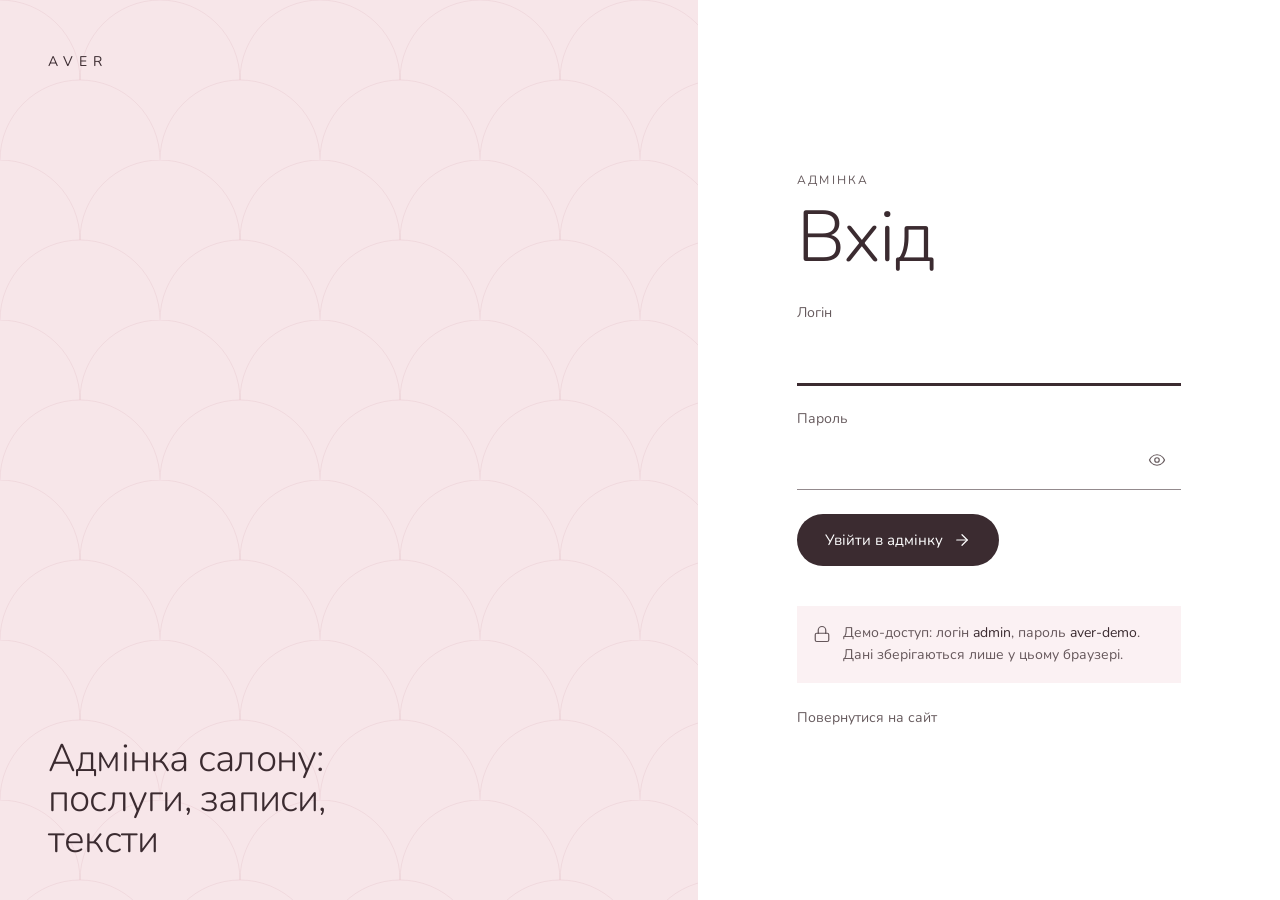
<file: admin/index.html>
<!doctype html>
<html lang="uk">
<head>
  <meta charset="utf-8">
  <meta name="viewport" content="width=device-width, initial-scale=1, viewport-fit=cover">
  <title>Адмінка: AVER</title>
  <meta name="robots" content="noindex, nofollow">
  <meta name="theme-color" content="#F7E6E9">
  <link rel="icon" href="../assets/favicon.svg" type="image/svg+xml">
  <link rel="preconnect" href="https://fonts.googleapis.com">
  <link rel="preconnect" href="https://fonts.gstatic.com" crossorigin>
  <link rel="stylesheet" href="https://fonts.googleapis.com/css2?family=Nunito:wght@300;400&amp;display=swap">
  <link rel="stylesheet" href="../styles.css">
  <link rel="stylesheet" href="admin.css">

  <!-- спільне із сайтом -->
  <script src="../typo.js" defer></script>
  <script src="../schedule.js" defer></script>
  <script src="../db-local.js" defer></script>
  <!-- адмінка -->
  <script src="auth.js" defer></script>
  <script src="ui.js" defer></script>
  <script src="app.js" defer></script>
  <script src="sections/bookings.js" defer></script>
  <script src="sections/services.js" defer></script>
  <script src="sections/masters.js" defer></script>
  <script src="sections/schedule.js" defer></script>
  <script src="sections/gallery.js" defer></script>
  <script src="sections/reviews.js" defer></script>
  <script src="sections/content.js" defer></script>
  <script src="sections/settings.js" defer></script>
</head>
<body class="adm">
  <!-- Іконки (Lucide) -->
  <svg width="0" height="0" class="sr-only" aria-hidden="true">
    <symbol id="i-calendar" viewBox="0 0 24 24"><rect width="18" height="18" x="3" y="4" rx="2"/><path d="M16 2v4"/><path d="M8 2v4"/><path d="M3 10h18"/></symbol>
    <symbol id="i-scissors" viewBox="0 0 24 24"><circle cx="6" cy="6" r="3"/><path d="M8.12 8.12 12 12"/><path d="M20 4 8.12 15.88"/><circle cx="6" cy="18" r="3"/><path d="M14.8 14.8 20 20"/></symbol>
    <symbol id="i-users" viewBox="0 0 24 24"><path d="M16 21v-2a4 4 0 0 0-4-4H6a4 4 0 0 0-4 4v2"/><circle cx="9" cy="7" r="4"/><path d="M22 21v-2a4 4 0 0 0-3-3.87"/><path d="M16 3.13a4 4 0 0 1 0 7.75"/></symbol>
    <symbol id="i-clock" viewBox="0 0 24 24"><circle cx="12" cy="12" r="10"/><path d="M12 6v6l4 2"/></symbol>
    <symbol id="i-image" viewBox="0 0 24 24"><rect width="18" height="18" x="3" y="3" rx="2"/><circle cx="9" cy="9" r="2"/><path d="m21 15-3.086-3.086a2 2 0 0 0-2.828 0L6 21"/></symbol>
    <symbol id="i-message" viewBox="0 0 24 24"><path d="M21 15a2 2 0 0 1-2 2H7l-4 4V5a2 2 0 0 1 2-2h14a2 2 0 0 1 2 2z"/></symbol>
    <symbol id="i-type" viewBox="0 0 24 24"><path d="M4 7V4h16v3"/><path d="M9 20h6"/><path d="M12 4v16"/></symbol>
    <symbol id="i-sliders" viewBox="0 0 24 24"><path d="M21 4h-7"/><path d="M10 4H3"/><path d="M21 12h-9"/><path d="M8 12H3"/><path d="M21 20h-5"/><path d="M12 20H3"/><path d="M14 2v4"/><path d="M8 10v4"/><path d="M16 18v4"/></symbol>
    <symbol id="i-more" viewBox="0 0 24 24"><circle cx="12" cy="12" r="1"/><circle cx="19" cy="12" r="1"/><circle cx="5" cy="12" r="1"/></symbol>
    <symbol id="i-logout" viewBox="0 0 24 24"><path d="M9 21H5a2 2 0 0 1-2-2V5a2 2 0 0 1 2-2h4"/><path d="m16 17 5-5-5-5"/><path d="M21 12H9"/></symbol>
    <symbol id="i-external" viewBox="0 0 24 24"><path d="M15 3h6v6"/><path d="M10 14 21 3"/><path d="M18 13v6a2 2 0 0 1-2 2H5a2 2 0 0 1-2-2V8a2 2 0 0 1 2-2h6"/></symbol>
    <symbol id="i-x" viewBox="0 0 24 24"><path d="M18 6 6 18"/><path d="m6 6 12 12"/></symbol>
    <symbol id="i-plus" viewBox="0 0 24 24"><path d="M5 12h14"/><path d="M12 5v14"/></symbol>
    <symbol id="i-download" viewBox="0 0 24 24"><path d="M21 15v4a2 2 0 0 1-2 2H5a2 2 0 0 1-2-2v-4"/><path d="m7 10 5 5 5-5"/><path d="M12 15V3"/></symbol>
    <symbol id="i-upload" viewBox="0 0 24 24"><path d="M21 15v4a2 2 0 0 1-2 2H5a2 2 0 0 1-2-2v-4"/><path d="m17 8-5-5-5 5"/><path d="M12 3v12"/></symbol>
    <symbol id="i-reset" viewBox="0 0 24 24"><path d="M3 12a9 9 0 1 0 9-9 9.75 9.75 0 0 0-6.74 2.74L3 8"/><path d="M3 3v5h5"/></symbol>
    <symbol id="i-eye" viewBox="0 0 24 24"><path d="M2 12s3-7 10-7 10 7 10 7-3 7-10 7-10-7-10-7Z"/><circle cx="12" cy="12" r="3"/></symbol>
    <symbol id="i-eye-off" viewBox="0 0 24 24"><path d="M9.88 9.88a3 3 0 1 0 4.24 4.24"/><path d="M10.73 5.08A10.43 10.43 0 0 1 12 5c7 0 10 7 10 7a13.16 13.16 0 0 1-1.67 2.68"/><path d="M6.61 6.61A13.526 13.526 0 0 0 2 12s3 7 10 7a9.74 9.74 0 0 0 5.39-1.61"/><path d="m2 2 20 20"/></symbol>
    <symbol id="i-lock" viewBox="0 0 24 24"><rect width="18" height="11" x="3" y="11" rx="2"/><path d="M7 11V7a5 5 0 0 1 10 0v4"/></symbol>
    <symbol id="i-check" viewBox="0 0 24 24"><path d="M20 6 9 17l-5-5"/></symbol>
    <symbol id="i-alert" viewBox="0 0 24 24"><circle cx="12" cy="12" r="10"/><path d="M12 8v4"/><path d="M12 16h.01"/></symbol>
    <symbol id="i-arrow" viewBox="0 0 24 24"><path d="M5 12h14"/><path d="m12 5 7 7-7 7"/></symbol>
    <symbol id="i-arrow-left" viewBox="0 0 24 24"><path d="m12 19-7-7 7-7"/><path d="M19 12H5"/></symbol>
    <symbol id="i-chevron-up" viewBox="0 0 24 24"><path d="m18 15-6-6-6 6"/></symbol>
    <symbol id="i-chevron-down" viewBox="0 0 24 24"><path d="m6 9 6 6 6-6"/></symbol>
    <symbol id="i-trash" viewBox="0 0 24 24"><path d="M3 6h18"/><path d="M19 6v14c0 1-1 2-2 2H7c-1 0-2-1-2-2V6"/><path d="M8 6V4c0-1 1-2 2-2h4c1 0 2 1 2 2v2"/></symbol>
    <symbol id="i-camera" viewBox="0 0 24 24"><path d="M14.5 4h-5L7 7H4a2 2 0 0 0-2 2v9a2 2 0 0 0 2 2h16a2 2 0 0 0 2-2V9a2 2 0 0 0-2-2h-3l-2.5-3z"/><circle cx="12" cy="13" r="3"/></symbol>
    <symbol id="i-move" viewBox="0 0 24 24"><path d="m7 15 5 5 5-5"/><path d="m7 9 5-5 5 5"/></symbol>
    <symbol id="i-folder" viewBox="0 0 24 24"><path d="M20 20a2 2 0 0 0 2-2V8a2 2 0 0 0-2-2h-7.9a2 2 0 0 1-1.69-.9L9.6 3.9A2 2 0 0 0 7.93 3H4a2 2 0 0 0-2 2v13a2 2 0 0 0 2 2Z"/></symbol>
    <symbol id="i-calendar-x" viewBox="0 0 24 24"><rect width="18" height="18" x="3" y="4" rx="2"/><path d="M16 2v4"/><path d="M8 2v4"/><path d="M3 10h18"/><path d="m14 14-4 4"/><path d="m10 14 4 4"/></symbol>
    <symbol id="i-chevron-left" viewBox="0 0 24 24"><path d="m15 18-6-6 6-6"/></symbol>
    <symbol id="i-chevron-right" viewBox="0 0 24 24"><path d="m9 18 6-6-6-6"/></symbol>
    <symbol id="i-phone" viewBox="0 0 24 24"><path d="M22 16.92v3a2 2 0 0 1-2.18 2 19.79 19.79 0 0 1-8.63-3.07 19.5 19.5 0 0 1-6-6 19.79 19.79 0 0 1-3.07-8.67A2 2 0 0 1 4.11 2h3a2 2 0 0 1 2 1.72 12.84 12.84 0 0 0 .7 2.81 2 2 0 0 1-.45 2.11L8.09 9.91a16 16 0 0 0 6 6l1.27-1.27a2 2 0 0 1 2.11-.45 12.84 12.84 0 0 0 2.81.7A2 2 0 0 1 22 16.92z"/></symbol>
  </svg>

  <a class="skip-link" href="#login-main" data-skip>Перейти до змісту</a>

  <!-- Завантаження -->
  <div class="adm-boot" data-boot role="status">
    <span class="logo">AVER</span>
    <span class="sr-only">Завантаження адмінки</span>
    <!-- з'являється, лише якщо скрипти не запустилися за 8 секунд (обірвалося з'єднання тощо) -->
    <p class="adm-boot__slow">Адмінка довго завантажується. <a class="ulink" href="">Оновити сторінку</a></p>
  </div>

  <!-- Вхід -->
  <div class="adm-login" data-login hidden>
    <div class="adm-login__side surface-pink" aria-hidden="true">
      <span class="logo">AVER</span>
      <p class="adm-login__tag">Адмінка салону:<br>послуги, записи, тексти</p>
    </div>
    <main class="adm-login__main" id="login-main">
      <a class="logo adm-login__logo" href="../index.html">AVER</a>
      <span class="label">Адмінка</span>
      <h1>Вхід</h1>
      <form class="form" data-login-form novalidate>
        <div class="field" data-f="login">
          <label for="l-login">Логін</label>
          <input id="l-login" name="login" type="text" autocomplete="username" autocapitalize="none" spellcheck="false" required>
        </div>
        <div class="field field--reveal" data-f="password">
          <label for="l-pass">Пароль</label>
          <input id="l-pass" name="password" type="password" autocomplete="current-password" required>
          <button class="field__reveal" type="button" aria-label="Показати пароль" aria-pressed="false" data-reveal><svg class="icon" aria-hidden="true"><use href="#i-eye"/></svg></button>
        </div>
        <p class="adm-login__error" data-login-error role="alert" hidden></p>
        <button class="btn btn--solid" type="submit" data-login-submit>
          <span class="btn__fill"></span><span class="btn__label">Увійти в&nbsp;адмінку</span>
          <svg class="icon icon--arrow" aria-hidden="true"><use href="#i-arrow"/></svg>
        </button>
      </form>
      <div class="adm-login__demo">
        <svg class="icon" aria-hidden="true"><use href="#i-lock"/></svg>
        <p>Демо-доступ: логін <b>admin</b>, пароль <b>aver-demo</b>. Дані зберігаються лише у&nbsp;цьому браузері.</p>
      </div>
      <a class="ulink adm-login__back" href="../index.html">Повернутися на&nbsp;сайт</a>
    </main>
  </div>

  <!-- Адмінка -->
  <div class="adm-app" data-app hidden>
    <header class="adm-top">
      <a class="logo" href="#bookings" aria-label="AVER, адмінка: на першу сторінку">AVER</a>
      <span class="label adm-top__label">Адмінка</span>
      <div class="adm-top__actions">
        <a class="adm-iconlink" href="../index.html" target="_blank" rel="noopener" aria-label="Відкрити сайт у новій вкладці" title="Відкрити сайт"><svg class="icon" aria-hidden="true"><use href="#i-external"/></svg></a>
        <button class="adm-iconlink" type="button" data-logout aria-label="Вийти" title="Вийти"><svg class="icon" aria-hidden="true"><use href="#i-logout"/></svg></button>
      </div>
    </header>

    <aside class="adm-side surface-pink">
      <a class="logo" href="#bookings" aria-label="AVER, адмінка: на першу сторінку">AVER</a>
      <span class="label">Адмінка</span>
      <nav class="adm-nav" aria-label="Розділи адмінки" data-nav-side></nav>
      <div class="adm-side__foot">
        <p class="adm-side__user" data-user></p>
        <a class="ulink" href="../index.html" target="_blank" rel="noopener"><svg class="icon" aria-hidden="true"><use href="#i-external"/></svg>Відкрити сайт</a>
        <button class="ulink adm-side__logout" type="button" data-logout><svg class="icon" aria-hidden="true"><use href="#i-logout"/></svg>Вийти</button>
      </div>
    </aside>

    <main class="adm-main" id="adm-main" tabindex="-1" data-view></main>

    <nav class="adm-tabbar" aria-label="Розділи адмінки" data-nav-bottom></nav>
  </div>

  <noscript><p class="empty">Адмінка працює лише з увімкненим JavaScript.</p></noscript>
</body>
</html>
</file>
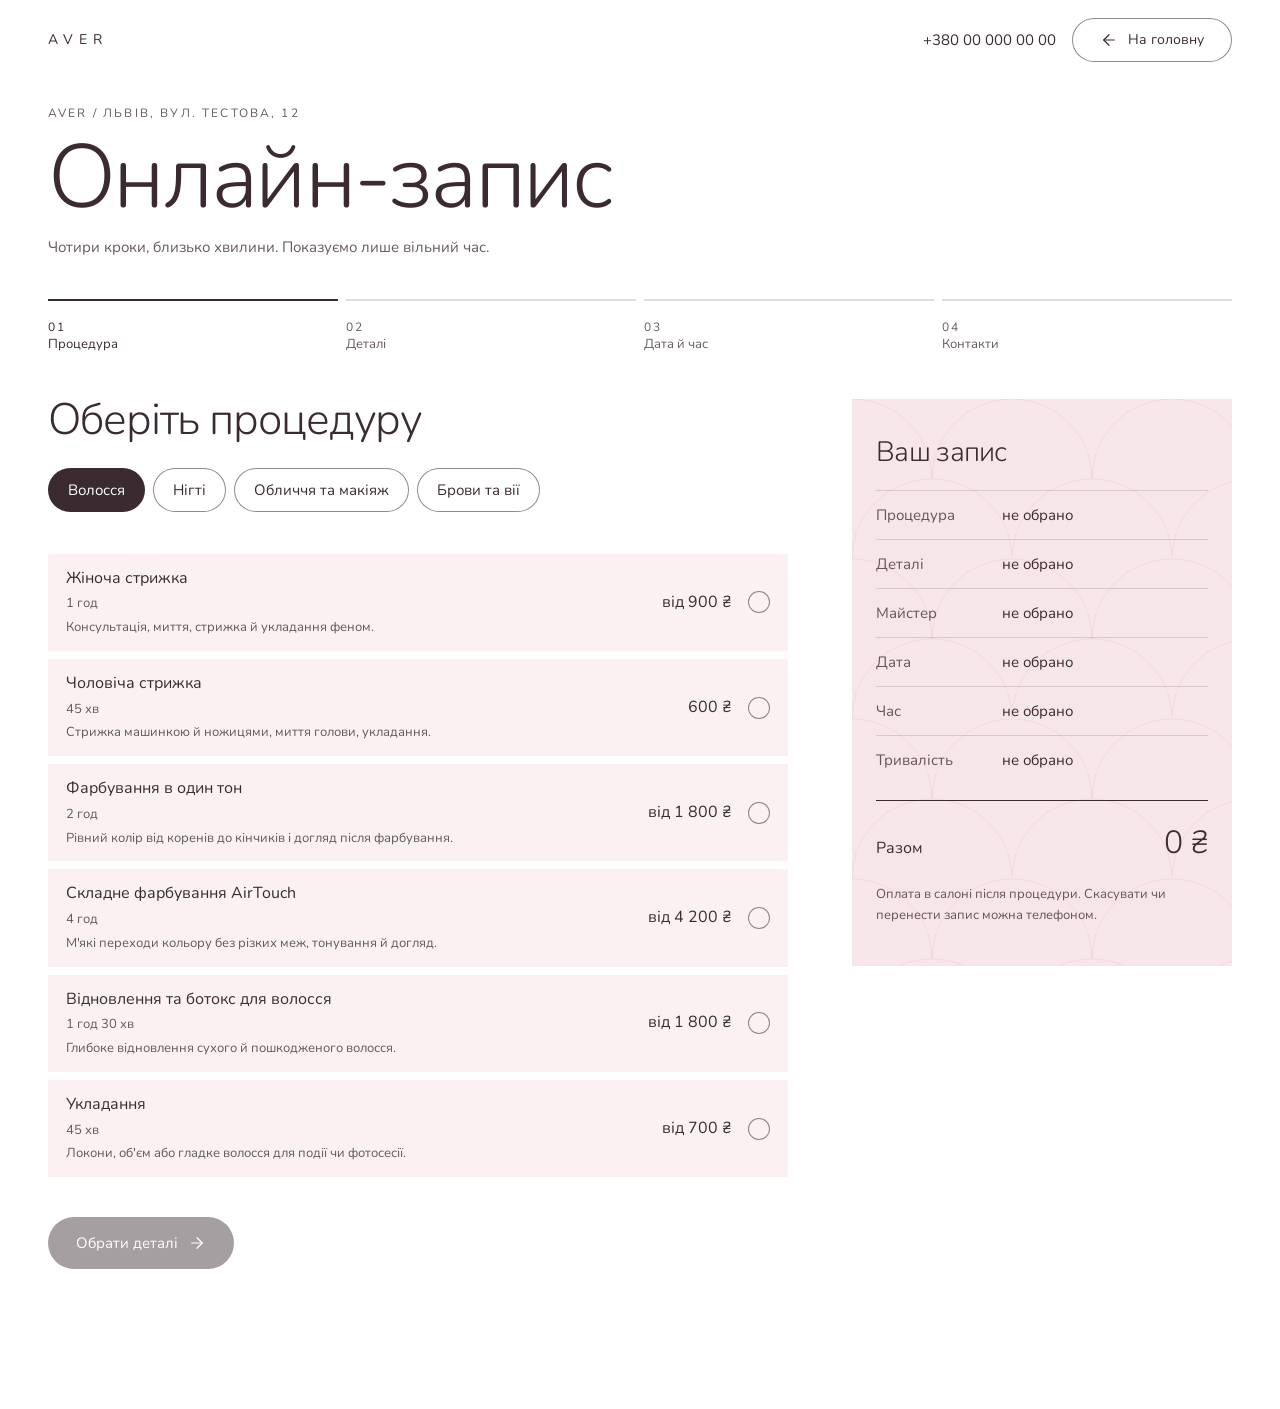
<file: booking.html>
<!doctype html>
<html lang="uk">
<head>
  <meta charset="utf-8">
  <meta name="viewport" content="width=device-width, initial-scale=1, viewport-fit=cover">
  <title>Онлайн-запис: AVER, салон краси у Львові</title>
  <meta name="description" content="Запишіться в салон краси AVER у Львові онлайн: оберіть процедуру, дату та вільний час за хвилину.">
  <meta name="theme-color" content="#F7E6E9">

  <meta property="og:type" content="website">
  <meta property="og:locale" content="uk_UA">
  <meta property="og:site_name" content="AVER">
  <meta property="og:title" content="Онлайн-запис в AVER">
  <meta property="og:description" content="Оберіть процедуру, дату та вільний час за хвилину.">
  <meta property="og:url" content="https://stailer42.github.io/aver-beauty/booking.html">
  <meta property="og:image" content="https://stailer42.github.io/aver-beauty/assets/og.png">
  <meta property="og:image:width" content="1200">
  <meta property="og:image:height" content="630">
  <meta name="twitter:card" content="summary_large_image">

  <link rel="icon" href="assets/favicon.svg" type="image/svg+xml">
  <link rel="preconnect" href="https://fonts.googleapis.com">
  <link rel="preconnect" href="https://fonts.gstatic.com" crossorigin>
  <link rel="stylesheet" href="https://fonts.googleapis.com/css2?family=Nunito:wght@300;400&amp;display=swap">
  <link rel="stylesheet" href="styles.css">

  <script src="script.js"></script>
  <script src="typo.js" defer></script>
  <script src="schedule.js" defer></script>
  <script src="db-local.js" defer></script>
  <script src="data.js" defer></script>
  <script src="booking.js" defer></script>
</head>
<body>
  <svg width="0" height="0" class="sr-only" aria-hidden="true">
    <symbol id="i-arrow" viewBox="0 0 24 24"><path d="M5 12h14"/><path d="m12 5 7 7-7 7"/></symbol>
    <symbol id="i-arrow-left" viewBox="0 0 24 24"><path d="m12 19-7-7 7-7"/><path d="M19 12H5"/></symbol>
    <symbol id="i-check" viewBox="0 0 24 24"><path d="M20 6 9 17l-5-5"/></symbol>
    <symbol id="i-alert" viewBox="0 0 24 24"><circle cx="12" cy="12" r="10"/><path d="M12 8v4"/><path d="M12 16h.01"/></symbol>
  </svg>

  <a class="skip-link" href="#main">Перейти до запису</a>

  <header class="header">
    <div class="container header__inner">
      <div class="intro intro--logo">
        <a class="logo" href="index.html" data-nav aria-label="AVER, на головну">AVER</a>
      </div>
      <div class="header__actions intro intro--nav">
        <a class="header__phone ulink" href="tel:+380000000000" data-phone="0">+380&nbsp;00&nbsp;000&nbsp;00&nbsp;00</a>
        <a class="btn btn--ghost btn--sm" href="index.html" data-nav>
          <span class="btn__fill"></span>
          <svg class="icon icon--back" aria-hidden="true"><use href="#i-arrow-left"/></svg>
          <span class="btn__label">На головну</span>
        </a>
      </div>
    </div>
  </header>

  <main class="bk" id="main">
    <div class="container">
      <div class="bk__head">
        <span class="label intro intro--label" data-address-label>AVER / Львів, вул.&nbsp;Тестова,&nbsp;12</span>
        <h1 class="intro intro--title">Онлайн-запис</h1>
        <p class="intro intro--sub">Чотири кроки, близько хвилини. Показуємо лише вільний час.</p>
      </div>

      <ol class="steps" data-steps aria-label="Кроки запису">
        <li class="is-current"><button type="button" data-goto="1" aria-label="Крок 1: процедура"><span class="steps__num">01</span><span class="steps__name">Процедура</span></button></li>
        <li><button type="button" data-goto="2" aria-label="Крок 2: деталі" disabled><span class="steps__num">02</span><span class="steps__name">Деталі</span></button></li>
        <li><button type="button" data-goto="3" aria-label="Крок 3: дата й час" disabled><span class="steps__num">03</span><span class="steps__name">Дата й&nbsp;час</span></button></li>
        <li><button type="button" data-goto="4" aria-label="Крок 4: контакти" disabled><span class="steps__num">04</span><span class="steps__name">Контакти</span></button></li>
      </ol>

      <div class="bk__grid">
        <div class="bk__main">
          <!-- Крок 1: процедура -->
          <section class="bk-step" data-step="1" aria-labelledby="st1">
            <h2 id="st1" tabindex="-1">Оберіть процедуру</h2>
            <div class="tabs" role="group" aria-label="Категорії послуг" data-cat-tabs></div>
            <ul class="choices" role="radiogroup" aria-labelledby="st1" data-service-list></ul>
          </section>

          <!-- Крок 2: деталі -->
          <section class="bk-step" data-step="2" aria-labelledby="st2" hidden>
            <h2 id="st2" tabindex="-1">Уточніть деталі</h2>
            <div data-options></div>
          </section>

          <!-- Крок 3: дата й час -->
          <section class="bk-step" data-step="3" aria-labelledby="st3" hidden>
            <h2 id="st3" tabindex="-1">Оберіть дату й&nbsp;час</h2>
            <ul class="days" data-days aria-label="Дні для запису"></ul>
            <p class="empty" data-slots-notice role="alert" hidden></p>
            <p class="sr-only" data-slots-status aria-live="polite"></p>
            <div data-slots></div>
          </section>

          <!-- Крок 4: контакти -->
          <section class="bk-step" data-step="4" aria-labelledby="st4" hidden>
            <h2 id="st4" tabindex="-1">Ваші контакти</h2>
            <p class="bk-step__hint">Адміністратор зателефонує, щоб підтвердити запис. Це демо, тож дзвінка не&nbsp;буде.</p>
            <form class="form" id="bk-form" novalidate>
              <div class="field" data-field="name">
                <label for="f-name">Ім'я</label>
                <input id="f-name" name="name" type="text" autocomplete="given-name" maxlength="60" required aria-describedby="e-name">
                <span class="field__error" id="e-name"><svg class="icon" aria-hidden="true"><use href="#i-alert"/></svg>Вкажіть, як до&nbsp;вас звертатися</span>
              </div>
              <div class="field" data-field="phone">
                <label for="f-phone">Телефон</label>
                <input id="f-phone" name="phone" type="tel" inputmode="numeric" autocomplete="tel" placeholder="+380 __ ___ __ __" required aria-describedby="e-phone">
                <span class="field__error" id="e-phone"><svg class="icon" aria-hidden="true"><use href="#i-alert"/></svg>Введіть номер повністю: 9&nbsp;цифр після +380</span>
              </div>
              <div class="field">
                <label for="f-comment">Коментар, необов'язково</label>
                <textarea id="f-comment" name="comment" rows="3" maxlength="500" placeholder="Наприклад, побажання до процедури"></textarea>
              </div>
              <div data-field="consent">
              <label class="check">
                <input type="checkbox" name="consent" required aria-describedby="e-consent">
                <span class="check__box"><svg class="icon" aria-hidden="true"><use href="#i-check"/></svg></span>
                <span>Погоджуюся на&nbsp;обробку імені й&nbsp;телефону для&nbsp;підтвердження запису</span>
              </label>
              <span class="field__error" id="e-consent"><svg class="icon" aria-hidden="true"><use href="#i-alert"/></svg>Без згоди ми не&nbsp;зможемо підтвердити запис</span>
              </div>
              <p class="empty" data-form-error role="alert" hidden></p>
            </form>
          </section>

          <!-- Успіх -->
          <section class="done" data-done hidden aria-labelledby="done-title">
            <svg class="done__mark" viewBox="0 0 84 84" aria-hidden="true">
              <defs><mask id="check-mask"><rect class="done__reveal" x="20" y="22" width="44" height="38" fill="#fff"/></mask></defs>
              <circle class="done__ring" cx="42" cy="42" r="41" fill="#F7E6E9"/>
              <path d="M27 43l10 10 20-21" fill="none" stroke="#3B2B30" stroke-width="3" stroke-linecap="round" stroke-linejoin="round" mask="url(#check-mask)"/>
            </svg>
            <h2 id="done-title" tabindex="-1">Дякуємо,<br><span data-done-name></span>!</h2>
            <p data-done-text></p>
            <p class="muted">Номер запису: <span data-done-id></span>. Демо-режим: запис збережено лише у&nbsp;цьому браузері. Його вже видно в&nbsp;адмінці, а&nbsp;обраний час став зайнятим.</p>
            <div class="done__actions">
              <a class="btn btn--solid" href="index.html" data-nav>
                <span class="btn__fill"></span><span class="btn__label">Повернутися на&nbsp;головну</span>
              </a>
              <a class="btn btn--ghost" href="booking.html">
                <span class="btn__fill"></span><span class="btn__label">Записатися ще раз</span>
              </a>
            </div>
          </section>

          <div class="bk-nav" data-nav-bar>
            <div class="bk-nav__total"><span>Разом</span><strong data-total-mobile aria-hidden="true">0&nbsp;₴</strong></div>
            <button class="btn btn--ghost" type="button" data-back aria-label="Назад" hidden>
              <span class="btn__fill"></span>
              <svg class="icon icon--back" aria-hidden="true"><use href="#i-arrow-left"/></svg>
              <span class="btn__label">Назад</span>
            </button>
            <button class="btn btn--solid" type="button" data-next disabled>
              <span class="btn__fill"></span><span class="btn__label" data-next-label>Обрати деталі</span>
              <svg class="icon icon--arrow" aria-hidden="true"><use href="#i-arrow"/></svg>
            </button>
          </div>
        </div>

        <aside class="summary surface-pink" aria-labelledby="sum-title">
          <h2 id="sum-title">Ваш запис</h2>
          <dl>
            <div><dt>Процедура</dt><dd data-sum="service">не обрано</dd></div>
            <div><dt>Деталі</dt><dd data-sum="options">не обрано</dd></div>
            <div><dt>Майстер</dt><dd data-sum="master">не обрано</dd></div>
            <div><dt>Дата</dt><dd data-sum="date">не обрано</dd></div>
            <div><dt>Час</dt><dd data-sum="time">не обрано</dd></div>
            <div><dt>Тривалість</dt><dd data-sum="duration">не обрано</dd></div>
          </dl>
          <div class="summary__total"><span>Разом</span><strong data-total aria-hidden="true">0&nbsp;₴</strong></div>
          <p class="sr-only" data-total-live aria-live="polite"></p>
          <p class="summary__note">Оплата в&nbsp;салоні після процедури. Скасувати чи перенести запис можна телефоном.</p>
        </aside>
      </div>
    </div>
  </main>

  <div class="curtain" aria-hidden="true"></div>
</body>
</html>
</file>
<file: styles.css>
/* =========================================================
   AVER: стилі обох сторінок (index.html, booking.html)
   Mobile-first: базові правила для телефона, далі @media для більших екранів.
   ========================================================= */

/* ---------- 1. Токени ---------- */
:root {
  /* кольори: білий, світло-рожевий, текст + один акцент */
  --white: #ffffff;
  --pink: #f7e6e9;
  --pink-soft: #fbf1f3;
  --ink: #3b2b30;
  --accent: #c98b96;

  /* ієрархія тексту прозорістю */
  --ink-75: rgba(59, 43, 48, 0.78);
  --ink-55: rgba(59, 43, 48, 0.58);
  --hair: rgba(59, 43, 48, 0.16);
  --line: rgba(59, 43, 48, 0.55);

  --font: "Nunito", system-ui, -apple-system, "Segoe UI", sans-serif;
  --ease: cubic-bezier(0.22, 1, 0.36, 1);

  /* відступи */
  --s1: 4px;
  --s2: 8px;
  --s3: 16px;
  --s4: 24px;
  --s5: 40px;
  --s6: 64px;
  --s7: 120px;

  --gutter: 16px;
  --header-h: 64px;
  --maxw: 1280px;

  /* делікатний візерунок: тонкі арки */
  --pattern: url("data:image/svg+xml,%3Csvg xmlns='http://www.w3.org/2000/svg' width='160' height='160' viewBox='0 0 160 160'%3E%3Cg fill='none' stroke='%23C98B96' stroke-opacity='.15'%3E%3Cpath d='M0 160 A80 80 0 0 1 160 160'/%3E%3Cpath d='M-80 80 A80 80 0 0 1 80 80'/%3E%3Cpath d='M80 80 A80 80 0 0 1 240 80'/%3E%3C/g%3E%3C/svg%3E");
}

@media (min-width: 960px) {
  :root {
    --gutter: 48px;
    --header-h: 80px;
  }
}

/* ---------- 2. Основа ---------- */
*,
*::before,
*::after {
  box-sizing: border-box;
}

html {
  -webkit-text-size-adjust: 100%;
  scroll-padding-top: var(--header-h);
}

@media (prefers-reduced-motion: no-preference) {
  html {
    scroll-behavior: smooth;
  }
}

body {
  margin: 0;
  background: var(--white);
  color: var(--ink);
  font-family: var(--font);
  font-weight: 400;
  font-size: 16px;
  line-height: 1.6;
  -webkit-font-smoothing: antialiased;
  text-rendering: optimizeLegibility;
}

/* анімації зі зсувом убік не повинні створювати горизонтальний скрол */
main {
  overflow-x: clip;
}

html.menu-open body {
  overflow: hidden;
}

img,
svg {
  display: block;
  max-width: 100%;
}

img {
  height: auto;
}

a {
  color: inherit;
}

button {
  font: inherit;
  color: inherit;
}

h1,
h2,
h3 {
  margin: 0;
  font-weight: 300;
  hyphens: none;
  text-wrap: balance;
}

h1 {
  font-size: clamp(2.6rem, 8vw, 9rem);
  line-height: 0.9;
  letter-spacing: -0.03em;
}

h2 {
  font-size: clamp(2.25rem, 5.5vw, 5rem);
  line-height: 0.98;
  letter-spacing: -0.025em;
}

h3 {
  font-size: clamp(1.35rem, 2vw, 1.75rem);
  line-height: 1.15;
  letter-spacing: -0.01em;
}

p {
  margin: 0;
  font-size: clamp(15px, 1.1vw, 18px);
  line-height: 1.6;
  max-width: 56ch;
  text-wrap: pretty;
}

.label {
  display: block;
  font-size: 12px;
  line-height: 1.5;
  text-transform: uppercase;
  letter-spacing: 0.18em;
  color: var(--ink-75);
}

.muted {
  color: var(--ink-75);
}

[hidden] {
  display: none !important;
}

.sr-only {
  position: absolute;
  width: 1px;
  height: 1px;
  padding: 0;
  margin: -1px;
  overflow: hidden;
  clip: rect(0, 0, 0, 0);
  white-space: nowrap;
  border: 0;
}

:focus-visible {
  outline: 2px solid var(--ink);
  outline-offset: 3px;
}

.skip-link {
  position: fixed;
  left: var(--gutter);
  top: 8px;
  z-index: 200;
  padding: 10px 18px;
  border-radius: 999px;
  background: var(--ink);
  color: var(--white);
  text-decoration: none;
  transform: translateY(-160%);
  transition: transform 320ms var(--ease);
}

.skip-link:focus {
  transform: none;
}

.container {
  width: 100%;
  max-width: var(--maxw);
  margin: 0 auto;
  padding: 0 var(--gutter);
}

.surface-pink {
  background-color: var(--pink);
  background-image: var(--pattern);
  background-size: 160px 160px;
}

/* ---------- 3. Іконки ---------- */
.icon {
  width: 18px;
  height: 18px;
  flex: none;
  fill: none;
  stroke: currentColor;
  stroke-width: 1.6;
  stroke-linecap: round;
  stroke-linejoin: round;
}

/* ---------- 4. Кнопки: суцільна пілюля + прозора з hairline ---------- */
.btn {
  position: relative;
  isolation: isolate;
  overflow: hidden;
  display: inline-flex;
  align-items: center;
  justify-content: center;
  gap: 10px;
  min-height: 52px;
  padding: 0 22px;
  border: 0;
  border-radius: 999px;
  font-size: 15px;
  line-height: 1;
  text-decoration: none;
  white-space: nowrap;
  cursor: pointer;
  -webkit-tap-highlight-color: transparent;
  transition: transform 320ms var(--ease);
}

.btn:active {
  transform: scale(0.97);
}

.btn--solid {
  background: var(--ink);
  color: var(--white);
}

.btn--ghost {
  background: transparent;
  color: var(--ink);
  box-shadow: inset 0 0 0 1px var(--line);
}

.btn--sm {
  min-height: 44px;
  padding: 0 18px;
  font-size: 14px;
}

.btn__fill {
  position: absolute;
  inset: -1px;
  z-index: -1;
  border-radius: inherit;
  transform: scaleX(0);
  transform-origin: left;
  transition: transform 500ms var(--ease);
}

.btn--solid .btn__fill {
  background: var(--accent);
}

.btn--ghost .btn__fill {
  background: var(--ink);
}

.btn__label {
  position: relative;
  transition: color 320ms var(--ease);
}

.btn .icon {
  position: relative;
  transition: transform 500ms var(--ease), color 320ms var(--ease);
}

.btn[disabled],
.btn[aria-disabled="true"] {
  cursor: not-allowed;
  opacity: 0.45;
}

@media (hover: hover) {
  .btn:not([disabled]):hover .btn__fill {
    transform: scaleX(1);
  }
  .btn--solid:not([disabled]):hover {
    color: var(--ink);
  }
  .btn--ghost:not([disabled]):hover {
    color: var(--white);
  }
  .btn:not([disabled]):hover .icon--arrow {
    transform: translateX(4px);
  }
  .btn:not([disabled]):hover .icon--back {
    transform: translateX(-4px);
  }
}

@media (min-width: 400px) {
  .btn {
    padding: 0 28px;
  }
}

/* Підкреслення, що малюється зліва направо */
.ulink {
  position: relative;
  text-decoration: none;
}

.ulink::after {
  content: "";
  position: absolute;
  left: 0;
  right: 0;
  bottom: -2px;
  height: 1px;
  background: currentColor;
  transform: scaleX(0);
  transform-origin: right;
  transition: transform 500ms var(--ease);
}

.ulink.is-active::after {
  transform: scaleX(1);
}

@media (hover: hover) {
  .ulink:hover::after {
    transform: scaleX(1);
    transform-origin: left;
  }
}

/* ---------- 5. Хедер ---------- */
.progress {
  position: fixed;
  inset: 0 0 auto 0;
  z-index: 120;
  height: 2px;
  background: var(--accent);
  transform: scaleX(0);
  transform-origin: left;
}

.header {
  position: fixed;
  inset: 0 0 auto 0;
  z-index: 100;
  height: var(--header-h);
}

/* фон хедера з'являється при скролі */
.header::before {
  content: "";
  position: absolute;
  inset: 0;
  background: rgba(255, 255, 255, 0.82);
  -webkit-backdrop-filter: blur(16px);
  backdrop-filter: blur(16px);
  box-shadow: 0 1px 0 var(--hair);
  opacity: 0;
  transition: opacity 500ms var(--ease);
}

.header.is-scrolled::before {
  opacity: 1;
}

.header__inner {
  position: relative;
  height: 100%;
  display: flex;
  align-items: center;
  justify-content: space-between;
  gap: var(--s4);
}

.logo {
  display: inline-flex;
  align-items: center;
  min-height: 44px;
  font-size: 14px;
  letter-spacing: 0.42em;
  text-transform: uppercase;
  text-decoration: none;
  view-transition-name: logo;
  transition: transform 500ms var(--ease);
  transform-origin: left center;
}

.header.is-scrolled .logo {
  transform: scale(0.94);
}

.nav {
  display: none;
}

.header__actions {
  display: flex;
  align-items: center;
  gap: var(--s3);
}

.header__phone {
  display: none;
  font-size: 15px;
}

.burger {
  position: relative;
  width: 44px;
  height: 44px;
  border: 0;
  border-radius: 999px;
  background: transparent;
  cursor: pointer;
}

.burger span {
  position: absolute;
  left: 12px;
  right: 12px;
  height: 1px;
  background: var(--ink);
  transition: transform 500ms var(--ease);
}

.burger span:first-child {
  transform: translateY(-4px);
}

.burger span:last-child {
  transform: translateY(4px);
}

html.menu-open .burger span:first-child {
  transform: rotate(45deg);
}

html.menu-open .burger span:last-child {
  transform: rotate(-45deg);
}

@media (min-width: 960px) {
  .nav {
    display: flex;
    gap: 28px;
    font-size: 15px;
  }
  .header__phone {
    display: inline;
  }
  .burger {
    display: none;
  }
}

@media (min-width: 960px) and (max-width: 1120px) {
  .header__phone {
    display: none;
  }
}

/* Мобільне меню */
.menu {
  position: fixed;
  inset: 0;
  z-index: 90;
  display: flex;
  flex-direction: column;
  justify-content: flex-end;
  padding: calc(var(--header-h) + var(--s5)) var(--gutter) var(--s5);
  background-color: var(--white);
  background-image: var(--pattern);
  background-size: 160px 160px;
  opacity: 0;
  visibility: hidden;
  transition: opacity 500ms var(--ease), visibility 0s 500ms;
}

html.menu-open .menu {
  opacity: 1;
  visibility: visible;
  transition: opacity 500ms var(--ease);
}

.menu__list {
  list-style: none;
  margin: 0 0 var(--s5);
  padding: 0;
}

.menu__list a {
  display: block;
  padding: 6px 0;
  font-size: clamp(2rem, 9vw, 2.75rem);
  font-weight: 300;
  line-height: 1.1;
  letter-spacing: -0.02em;
  text-decoration: none;
  opacity: 0;
  transform: translateY(20px);
  transition: opacity 600ms var(--ease), transform 600ms var(--ease);
}

html.menu-open .menu__list a {
  opacity: 1;
  transform: none;
}

html.menu-open .menu__list li:nth-child(2) a { transition-delay: 60ms; }
html.menu-open .menu__list li:nth-child(3) a { transition-delay: 120ms; }
html.menu-open .menu__list li:nth-child(4) a { transition-delay: 180ms; }
html.menu-open .menu__list li:nth-child(5) a { transition-delay: 240ms; }

.menu__foot {
  display: flex;
  flex-wrap: wrap;
  gap: var(--s2);
}

@media (min-width: 960px) {
  .menu {
    display: none;
  }
}

/* ---------- 6. Hero ---------- */
.hero {
  position: relative;
  min-height: 100vh;
  min-height: 100svh;
  display: flex;
  align-items: flex-end;
  overflow: hidden;
  background: var(--pink);
}

/* світла смуга зверху: меню читається на будь-якому фото */
.hero::after {
  content: "";
  position: absolute;
  inset: 0 0 auto 0;
  height: calc(var(--header-h) + 60px);
  background: linear-gradient(to bottom, rgba(255, 255, 255, 0.88), rgba(255, 255, 255, 0));
  pointer-events: none;
}

.hero__layer {
  position: absolute;
  inset: 0;
  will-change: transform;
}

.hero__interior {
  width: 100%;
  height: 100%;
  object-fit: cover;
}

/* Модель плавно "вростає" в інтер'єр через маску */
.hero__model {
  position: absolute;
  top: 0;
  left: 0;
  right: 0;
  height: 76%;
  will-change: transform;
}

.hero__model img {
  width: 100%;
  height: 100%;
  object-fit: cover;
  object-position: 50% 18%;
  -webkit-mask-image: linear-gradient(to bottom, #000 40%, transparent 96%);
  mask-image: linear-gradient(to bottom, #000 40%, transparent 96%);
}

/* розмиття під текстом для читабельності на справжніх фото */
.hero__veil {
  position: absolute;
  inset: auto 0 0 0;
  height: 66%;
  background: linear-gradient(to top, rgba(255, 255, 255, 0.94) 10%, rgba(255, 255, 255, 0.82) 45%, rgba(255, 255, 255, 0));
  -webkit-backdrop-filter: blur(14px);
  backdrop-filter: blur(14px);
  -webkit-mask-image: linear-gradient(to top, #000 55%, transparent);
  mask-image: linear-gradient(to top, #000 55%, transparent);
  pointer-events: none;
}

.hero__content {
  position: relative;
  width: 100%;
  padding-bottom: max(var(--s5), env(safe-area-inset-bottom));
}

.hero__title {
  margin: var(--s2) 0 var(--s3);
  font-size: clamp(4.5rem, 16vw, 12.5rem);
  line-height: 0.82;
  letter-spacing: -0.04em;
}

.hero__sub {
  max-width: 34ch;
  font-size: clamp(16px, 1.5vw, 21px);
  line-height: 1.45;
  color: var(--ink);
}

.hero__cta {
  display: flex;
  flex-wrap: wrap;
  gap: var(--s2);
  margin-top: var(--s4);
}

.hero__note {
  margin-top: var(--s2);
  font-size: 13px;
  color: var(--ink-75);
}

@media (max-width: 380px) {
  .hero__cta .btn {
    padding: 0 18px;
  }
}

@media (min-width: 800px) {
  .hero__model {
    left: auto;
    width: 58%;
    height: 100%;
  }
  .hero__model img {
    -webkit-mask-image: linear-gradient(to right, transparent 0%, #000 42%);
    mask-image: linear-gradient(to right, transparent 0%, #000 42%);
  }
  .hero__veil {
    inset: 0 auto 0 0;
    width: 60%;
    height: 100%;
    background: linear-gradient(to right, rgba(255, 255, 255, 0.88) 0%, rgba(255, 255, 255, 0.7) 45%, rgba(255, 255, 255, 0));
    -webkit-backdrop-filter: blur(6px);
    backdrop-filter: blur(6px);
    -webkit-mask-image: linear-gradient(to right, #000 55%, transparent);
    mask-image: linear-gradient(to right, #000 55%, transparent);
  }
  .hero__content {
    padding-bottom: var(--s6);
  }
  .hero__cta {
    gap: var(--s3);
    margin-top: var(--s5);
  }
}

/* ---------- 7. Секції ---------- */
.section {
  position: relative;
  padding: 88px 0;
}

.section__head {
  display: grid;
  gap: var(--s4);
  margin-bottom: var(--s5);
}

.section__head h2 {
  margin-top: var(--s3);
}

.section__head p {
  color: var(--ink-75);
}

@media (min-width: 960px) {
  .section {
    padding: 140px 0;
  }
  .section__head {
    grid-template-columns: 1.2fr 1fr;
    align-items: end;
    gap: var(--s6);
    margin-bottom: var(--s6);
  }
}

/* Вкладки (послуги і запис) */
.tabs {
  display: flex;
  gap: var(--s2);
  margin: 0 calc(var(--gutter) * -1) var(--s4);
  padding: 2px var(--gutter);
  overflow-x: auto;
  scrollbar-width: none;
}

.tabs::-webkit-scrollbar {
  display: none;
}

.tab {
  flex: none;
  min-height: 44px;
  padding: 0 20px;
  border: 0;
  border-radius: 999px;
  background: transparent;
  box-shadow: inset 0 0 0 1px var(--line);
  font-size: 15px;
  cursor: pointer;
  transition: transform 320ms var(--ease), background-color 320ms var(--ease), color 320ms var(--ease);
}

.tab[aria-selected="true"],
.tab[aria-pressed="true"] {
  background: var(--ink);
  color: var(--white);
  box-shadow: none;
}

.tab:active {
  transform: scale(0.97);
}

@media (hover: hover) {
  .tab:not([aria-selected="true"]):not([aria-pressed="true"]):hover {
    transform: translateY(-2px);
    box-shadow: inset 0 0 0 1px var(--ink);
  }
}

@media (min-width: 960px) {
  .tabs {
    margin: 0 0 var(--s5);
    padding: 2px 0;
    flex-wrap: wrap;
  }
}

/* ---------- 8. Послуги ---------- */
.services__panel[hidden] {
  display: none;
}

.services__panel {
  animation: panel-in 700ms var(--ease) both;
}

@keyframes panel-in {
  from {
    opacity: 0;
    transform: translateY(14px);
  }
}

.services__masters {
  margin-bottom: var(--s3);
  font-size: 14px;
  color: var(--ink-75);
}

.svc-list {
  list-style: none;
  margin: 0;
  padding: 0;
  border-top: 1px solid var(--hair);
}

.svc {
  border-bottom: 1px solid var(--hair);
}

.svc__link {
  display: grid;
  grid-template-columns: 1fr auto auto;
  align-items: center;
  gap: var(--s1) var(--s3);
  min-height: 72px;
  padding: var(--s3) 0;
  text-decoration: none;
}

.svc__name {
  font-size: clamp(17px, 1.5vw, 21px);
  line-height: 1.3;
}

.svc__time {
  grid-column: 1;
  grid-row: 2;
  font-size: 13px;
  color: var(--ink-75);
}

.svc__dots {
  display: none;
}

/* опис послуги з адмінки (лише якщо заповнений) */
.svc__desc {
  grid-column: 1;
  grid-row: 3;
  max-width: 56ch;
  font-size: 13px;
  line-height: 1.45;
  color: var(--ink-75);
}

.svc__link.has-desc .svc__price,
.svc__link.has-desc .svc__go {
  grid-row: 1 / span 3;
}

.svc__price {
  grid-column: 2;
  grid-row: 1 / span 2;
  font-size: clamp(16px, 1.4vw, 19px);
  white-space: nowrap;
  transition: transform 500ms var(--ease);
}

.svc__go {
  grid-column: 3;
  grid-row: 1 / span 2;
  display: grid;
  place-items: center;
  width: 44px;
  height: 44px;
  border-radius: 999px;
  box-shadow: inset 0 0 0 1px var(--hair);
  transition: transform 500ms var(--ease), background-color 500ms var(--ease), color 320ms var(--ease);
}

@media (min-width: 720px) {
  .svc__link {
    grid-template-columns: auto auto 1fr auto auto;
  }
  .svc__time {
    grid-column: 2;
    grid-row: 1;
  }
  .svc__dots {
    display: block;
    height: 1px;
    margin-top: 6px;
    background-image: linear-gradient(to right, var(--hair) 50%, transparent 0);
    background-size: 6px 1px;
    transform-origin: left;
    transition: transform 700ms var(--ease), opacity 500ms var(--ease);
  }
  .svc__price,
  .svc__link.has-desc .svc__price {
    grid-column: 4;
    grid-row: 1;
  }
  .svc__go,
  .svc__link.has-desc .svc__go {
    grid-column: 5;
    grid-row: 1;
  }
  .svc__desc {
    grid-column: 1 / 4;
    grid-row: 2;
  }
}

@media (hover: hover) {
  .svc__link:hover .svc__price {
    transform: translateX(-6px);
  }
  .svc__link:hover .svc__go {
    transform: rotate(45deg);
    background: var(--ink);
    color: var(--white);
  }
  .svc__link:hover .svc__dots {
    transform: scaleX(0.96);
    opacity: 0.4;
  }
}

.services__note {
  margin-top: var(--s4);
  font-size: 14px;
  color: var(--ink-75);
}

/* ---------- 9. Роботи (галерея) ---------- */
.works {
  display: grid;
  grid-template-columns: repeat(2, 1fr);
  gap: var(--s2);
  margin: 0;
  padding: 0;
  list-style: none;
}

.work {
  position: relative;
  margin: 0;
  overflow: hidden;
}

.work__img {
  overflow: hidden;
  background: var(--pink);
}

/* єдина обробка всіх фото сайту */
.photo {
  width: 100%;
  height: 100%;
  object-fit: cover;
  filter: saturate(0.92) contrast(1.02);
}

/* точка кадрування для кожної роботи: щоб в 4:5 не відрізало обличчя */
.works li:nth-child(1) .photo { object-position: 50% 28%; }
.works li:nth-child(2) .photo { object-position: 50% 24%; }
.works li:nth-child(3) .photo { object-position: 50% 50%; }
.works li:nth-child(4) .photo { object-position: 50% 30%; }
.works li:nth-child(5) .photo { object-position: 50% 42%; }
.works li:nth-child(6) .photo { object-position: 50% 45%; }

.work__img .photo {
  aspect-ratio: 4 / 5;
  transition: transform 900ms var(--ease);
}

.work figcaption {
  padding: var(--s2) 0 0;
  font-size: 14px;
  line-height: 1.4;
}

.work__who {
  display: block;
  font-size: 13px;
  color: var(--ink-75);
}

@media (min-width: 720px) {
  .works {
    grid-template-columns: repeat(3, 1fr);
    gap: var(--s3);
  }
}

@media (hover: hover) and (min-width: 720px) {
  .work figcaption {
    position: absolute;
    left: var(--s3);
    right: var(--s3);
    bottom: var(--s3);
    padding: 14px 18px;
    background: rgba(255, 255, 255, 0.88);
    -webkit-backdrop-filter: blur(10px);
    backdrop-filter: blur(10px);
    color: var(--ink);
    opacity: 0;
    transform: translateY(16px);
    transition: opacity 500ms var(--ease), transform 500ms var(--ease);
  }
  .work:hover figcaption {
    opacity: 1;
    transform: none;
  }
  .work:hover .photo {
    transform: scale(1.04);
  }
}

/* ---------- 10. Салон: фото змінюються на фоні під час скролу ---------- */
.salon__wrap {
  position: relative;
}

.salon__stage {
  position: sticky;
  top: var(--header-h);
  z-index: 2;
  height: 44svh;
  margin: 0 calc(var(--gutter) * -1);
  overflow: hidden;
  background: var(--pink);
}

.salon__stage img {
  position: absolute;
  inset: 0;
  opacity: 0;
  transform: scale(1.06);
  transition: opacity 900ms var(--ease), transform 1400ms var(--ease);
}

.salon__stage img.is-active {
  opacity: 1;
  transform: none;
}

.salon__steps {
  position: relative;
  z-index: 1;
  list-style: none;
  margin: 0;
  padding: 0;
}

.salon__step {
  display: flex;
  flex-direction: column;
  justify-content: flex-start;
  gap: var(--s3);
  min-height: 52svh;
  padding: var(--s4) 0 var(--s5);
  opacity: 0.35;
  transition: opacity 600ms var(--ease);
}

.salon__step.is-active {
  opacity: 1;
}

.salon__num {
  font-size: 13px;
  letter-spacing: 0.18em;
  color: var(--ink-75);
}

@media (min-width: 960px) {
  .salon__wrap {
    display: grid;
    grid-template-columns: 1fr 1.15fr;
    gap: var(--s6);
    align-items: start;
  }
  .salon__stage {
    grid-column: 2;
    grid-row: 1;
    top: calc(var(--header-h) + var(--s4));
    height: calc(100svh - var(--header-h) - var(--s6));
    margin: 0 calc(var(--gutter) * -1) 0 0;
  }
  .salon__steps {
    grid-column: 1;
    grid-row: 1;
  }
  .salon__step {
    justify-content: center;
    min-height: 78svh;
  }
}

/* ---------- 11. Відгуки ---------- */
.reviews__track {
  display: flex;
  gap: var(--s3);
  margin: 0 calc(var(--gutter) * -1);
  padding: 0 var(--gutter);
  list-style: none;
  overflow-x: auto;
  scroll-snap-type: x mandatory;
  scroll-padding: 0 var(--gutter);
  scrollbar-width: none;
  overscroll-behavior-x: contain;
}

.reviews__track::-webkit-scrollbar {
  display: none;
}

.review {
  flex: 0 0 86%;
  scroll-snap-align: start;
  display: flex;
  flex-direction: column;
  gap: var(--s4);
  padding: var(--s5) var(--s4);
  background: var(--pink-soft);
}

.review__quote {
  width: 28px;
  height: 28px;
  color: var(--accent);
}

.review p {
  font-size: clamp(16px, 1.35vw, 19px);
}

.review footer {
  margin-top: auto;
  font-size: 14px;
}

.review cite {
  display: block;
  font-style: normal;
}

.reviews__ctrl {
  display: flex;
  gap: var(--s2);
  margin-top: var(--s4);
}

.round-btn {
  display: grid;
  place-items: center;
  width: 52px;
  height: 52px;
  border: 0;
  border-radius: 999px;
  background: transparent;
  box-shadow: inset 0 0 0 1px var(--line);
  cursor: pointer;
  transition: transform 500ms var(--ease), background-color 500ms var(--ease), color 320ms var(--ease);
}

.round-btn:active {
  transform: scale(0.94);
}

@media (hover: hover) {
  .round-btn[data-dir="prev"]:hover {
    transform: translateX(-4px);
    background: var(--ink);
    color: var(--white);
  }
  .round-btn[data-dir="next"]:hover {
    transform: translateX(4px);
    background: var(--ink);
    color: var(--white);
  }
}

@media (min-width: 720px) {
  .review {
    flex-basis: 46%;
    padding: var(--s5);
  }
}

@media (min-width: 1100px) {
  .review {
    flex-basis: 32%;
  }
}

/* ---------- 12. Чому AVER ---------- */
.why {
  list-style: none;
  margin: 0;
  padding: 0;
  counter-reset: why;
}

.why__item {
  display: grid;
  gap: var(--s2) var(--s4);
  padding: var(--s4) 0;
  border-top: 1px solid var(--hair);
}

.why__num {
  font-size: clamp(1.75rem, 3vw, 2.75rem);
  font-weight: 300;
  line-height: 1;
  color: var(--ink-55);
}

.why__item p {
  color: var(--ink-75);
}

@media (min-width: 800px) {
  .why__item {
    grid-template-columns: 120px 1fr 1.3fr;
    align-items: baseline;
    padding: var(--s5) 0;
  }
}

/* ---------- 13. Команда ---------- */
.team {
  display: grid;
  gap: 0 var(--s5);
  list-style: none;
  margin: 0;
  padding: 0;
}

.member {
  display: grid;
  gap: var(--s2);
  padding: var(--s4) 0;
  border-top: 1px solid var(--hair);
}

.member h3 {
  transition: transform 500ms var(--ease);
}

.member__meta {
  font-size: 14px;
  color: var(--ink-75);
}

/* майстер з фото (з адмінки): кругле фото ліворуч, текст праворуч */
.member--ava {
  grid-template-columns: 64px minmax(0, 1fr);
  align-items: start;
  column-gap: var(--s3);
}

.member__text {
  display: grid;
  gap: var(--s2);
}

.member__avatar {
  display: grid;
  place-items: center;
  width: 64px;
  height: 64px;
  overflow: hidden;
  border-radius: 999px;
  background: var(--pink);
  font-size: 20px;
  font-weight: 300;
  letter-spacing: 0.04em;
  transition: transform 500ms var(--ease);
}

.member__avatar img {
  width: 100%;
  height: 100%;
  object-fit: cover;
}

@media (hover: hover) {
  .member:hover .member__avatar {
    transform: scale(1.06);
  }
}

@media (hover: hover) {
  .member:hover h3 {
    transform: translateX(6px);
  }
}

@media (min-width: 720px) {
  .team {
    grid-template-columns: repeat(2, 1fr);
  }
}

@media (min-width: 1100px) {
  .team {
    grid-template-columns: repeat(3, 1fr);
  }
  .member {
    padding: var(--s5) 0;
  }
}

/* ---------- 14. Фінальний CTA ---------- */
.cta {
  position: relative;
  min-height: 92svh;
  display: flex;
  align-items: flex-end;
  overflow: hidden;
  background: var(--pink);
}

.cta__layer {
  position: absolute;
  inset: -10% 0;
  will-change: transform;
}

.cta__layer img {
  width: 100%;
  height: 100%;
  object-fit: cover;
  object-position: 50% 35%;
}

/* телефон: показати обличчя справа й дати тексту світлу підкладку вище */
@media (max-width: 799px) {
  .cta__layer img {
    object-position: 82% 30%;
  }
  .cta .hero__veil {
    height: 82%;
  }
}

.cta__content {
  position: relative;
  width: 100%;
  padding-top: var(--s7);
  padding-bottom: var(--s6);
}

.cta__content > p {
  margin-top: var(--s3);
  max-width: 40ch;
}

.cta__actions {
  display: flex;
  flex-wrap: wrap;
  gap: var(--s2);
  margin-top: var(--s4);
}

.phones {
  display: flex;
  flex-wrap: wrap;
  gap: var(--s2) var(--s4);
  margin-top: var(--s4);
  list-style: none;
  padding: 0;
  font-size: 17px;
}

.phones a {
  display: inline-flex;
  align-items: center;
  min-height: 44px;
}

/* ---------- 15. Футер ---------- */
.footer {
  padding: var(--s6) 0 calc(var(--s5) + 80px);
}

@media (min-width: 960px) {
  .footer {
    padding-bottom: var(--s5);
  }
}

.footer__grid {
  display: grid;
  gap: var(--s5);
}

.footer__brand p {
  margin-top: var(--s3);
  color: var(--ink-75);
}

.footer h2 {
  margin-bottom: var(--s3);
  font-size: 12px;
  font-weight: 400;
  line-height: 1.5;
  letter-spacing: 0.18em;
  text-transform: uppercase;
  color: var(--ink-75);
}

.footer ul {
  list-style: none;
  margin: 0;
  padding: 0;
  display: grid;
  gap: var(--s1);
}

.footer li a,
.footer address a {
  display: inline-flex;
  align-items: center;
  gap: 10px;
  min-height: 44px;
}

.footer address {
  font-style: normal;
}

.footer__bottom {
  display: flex;
  flex-wrap: wrap;
  justify-content: space-between;
  gap: var(--s2) var(--s4);
  margin-top: var(--s6);
  padding-top: var(--s4);
  border-top: 1px solid var(--hair);
  font-size: 13px;
  color: var(--ink-75);
}

@media (min-width: 800px) {
  .footer__grid {
    grid-template-columns: 1.6fr 1fr 1fr 1fr;
    gap: var(--s5);
  }
}

/* ---------- 16. Мобільна панель запису ---------- */
.mbar {
  position: fixed;
  left: 0;
  right: 0;
  bottom: 0;
  z-index: 80;
  display: flex;
  gap: var(--s2);
  padding: 10px var(--gutter) max(10px, env(safe-area-inset-bottom));
  background: rgba(255, 255, 255, 0.86);
  -webkit-backdrop-filter: blur(16px);
  backdrop-filter: blur(16px);
  box-shadow: 0 -1px 0 var(--hair);
  transform: translateY(110%);
  transition: transform 600ms var(--ease);
}

.mbar.is-visible {
  transform: none;
}

.mbar .btn--solid {
  flex: 1;
}

.mbar .btn--ghost {
  width: 52px;
  padding: 0;
}

@media (min-width: 960px) {
  .mbar {
    display: none;
  }
}

/* ---------- 17. Сторінка запису ---------- */
.bk {
  min-height: 100svh;
  padding: calc(var(--header-h) + var(--s4)) 0 140px;
  background-color: var(--white);
}

.bk__head {
  margin-bottom: var(--s5);
}

.bk__head h1 {
  margin: var(--s3) 0;
  font-size: clamp(2.6rem, 7vw, 6rem);
}

.bk__head p {
  color: var(--ink-75);
}

/* прогрес */
.steps {
  position: relative;
  display: grid;
  grid-template-columns: repeat(4, 1fr);
  gap: var(--s2);
  list-style: none;
  margin: 0 0 var(--s5);
  padding: 0;
  counter-reset: step;
}

.steps li {
  position: relative;
  padding-top: var(--s3);
  font-size: 13px;
  line-height: 1.3;
  color: var(--ink-75);
}

.steps li::before {
  content: "";
  position: absolute;
  top: 0;
  left: 0;
  right: 0;
  height: 2px;
  background: var(--hair);
}

.steps li::after {
  content: "";
  position: absolute;
  top: 0;
  left: 0;
  right: 0;
  height: 2px;
  background: var(--ink);
  transform: scaleX(0);
  transform-origin: left;
  transition: transform 700ms var(--ease);
}

.steps li.is-done::after,
.steps li.is-current::after {
  transform: scaleX(1);
}

.steps li.is-current {
  color: var(--ink);
}

.steps__num {
  display: block;
  font-size: 12px;
  letter-spacing: 0.18em;
}

.steps__name {
  display: none;
}

.steps li.is-current .steps__name {
  display: block;
}

.steps button {
  width: 100%;
  min-height: 44px;
  padding: 0;
  border: 0;
  background: none;
  text-align: left;
  cursor: pointer;
}

.steps button[disabled] {
  cursor: default;
}

@media (min-width: 640px) {
  .steps__name {
    display: block;
  }
}

.bk__grid {
  display: grid;
  gap: var(--s5);
}

/* без цього довгі горизонтальні стрічки (вкладки, дні) розпирають колонку */
.bk__grid > * {
  min-width: 0;
}

@media (min-width: 1000px) {
  .bk__grid {
    grid-template-columns: 1fr 380px;
    gap: var(--s6);
    align-items: start;
  }
}

.bk-step[hidden] {
  display: none;
}

.bk-step {
  animation: step-in 700ms var(--ease) both;
}

.bk-step.is-back {
  animation-name: step-in-back;
}

@keyframes step-in {
  from {
    opacity: 0;
    transform: translateX(24px);
    filter: blur(6px);
  }
}

@keyframes step-in-back {
  from {
    opacity: 0;
    transform: translateX(-24px);
    filter: blur(6px);
  }
}

.bk-step h2 {
  margin-bottom: var(--s4);
  font-size: clamp(1.75rem, 3.5vw, 2.75rem);
}

.bk-step__hint {
  margin-bottom: var(--s4);
  color: var(--ink-75);
}

/* вибір-радіо */
.choices {
  display: grid;
  gap: var(--s2);
  list-style: none;
  margin: 0;
  padding: 0;
}

.choice {
  position: relative;
  display: block;
  cursor: pointer;
}

/* список послуг і слоти з'являються сходинками */
.choices li {
  animation: panel-in 600ms var(--ease) both;
}

.choices li:nth-child(2) { animation-delay: 50ms; }
.choices li:nth-child(3) { animation-delay: 100ms; }
.choices li:nth-child(4) { animation-delay: 150ms; }
.choices li:nth-child(5) { animation-delay: 200ms; }
.choices li:nth-child(6) { animation-delay: 250ms; }

.slots li:nth-child(2) .slot { animation-delay: 30ms; }
.slots li:nth-child(3) .slot { animation-delay: 60ms; }
.slots li:nth-child(4) .slot { animation-delay: 90ms; }
.slots li:nth-child(5) .slot { animation-delay: 120ms; }
.slots li:nth-child(6) .slot { animation-delay: 150ms; }
.slots li:nth-child(n + 7) .slot { animation-delay: 180ms; }

.choice input {
  position: absolute;
  opacity: 0;
  pointer-events: none;
}

.choice__body {
  display: grid;
  grid-template-columns: 1fr auto 22px;
  align-items: center;
  gap: var(--s1) var(--s3);
  min-height: 64px;
  padding: 14px 18px;
  background: var(--pink-soft);
  transition: background-color 400ms var(--ease), transform 320ms var(--ease);
}

.choice__name {
  line-height: 1.35;
}

.choice__meta {
  grid-column: 1;
  font-size: 13px;
  color: var(--ink-75);
}

.choice__price {
  grid-column: 2;
  grid-row: 1 / span 2;
  white-space: nowrap;
}

.choice__desc {
  grid-column: 1;
  font-size: 13px;
  line-height: 1.45;
  color: var(--ink-75);
}

.choice__body.has-desc .choice__price,
.choice__body.has-desc .choice__dot {
  grid-row: 1 / span 3;
}

.choice__dot {
  grid-column: 3;
  grid-row: 1 / span 2;
  width: 22px;
  height: 22px;
  border-radius: 999px;
  box-shadow: inset 0 0 0 1px var(--line);
  display: grid;
  place-items: center;
}

.choice__dot::after {
  content: "";
  width: 10px;
  height: 10px;
  border-radius: 999px;
  background: var(--white);
  transform: scale(0);
  transition: transform 400ms var(--ease);
}

.choice input:checked + .choice__body {
  background: var(--pink);
}

.choice input:checked + .choice__body .choice__dot {
  background: var(--ink);
  box-shadow: none;
}

.choice input:checked + .choice__body .choice__dot::after {
  transform: scale(1);
}

.choice input:focus-visible + .choice__body {
  outline: 2px solid var(--ink);
  outline-offset: 2px;
}

.choice:active .choice__body {
  transform: scale(0.985);
}

@media (hover: hover) {
  .choice:hover .choice__body {
    transform: translateX(4px);
  }
}

/* параметри: пігулки */
.optgroup {
  margin: 0 0 var(--s5);
  padding: 0;
  border: 0;
}

.optgroup legend {
  margin-bottom: var(--s3);
  padding: 0;
  font-size: 18px;
}

.pills {
  display: flex;
  flex-wrap: wrap;
  gap: var(--s2);
}

.pill {
  position: relative;
  cursor: pointer;
}

.pill input {
  position: absolute;
  opacity: 0;
  pointer-events: none;
}

.pill > span {
  display: inline-flex;
  align-items: center;
  gap: 8px;
  min-height: 48px;
  padding: 0 20px;
  border-radius: 999px;
  box-shadow: inset 0 0 0 1px var(--line);
  font-size: 15px;
  transition: background-color 400ms var(--ease), color 320ms var(--ease), transform 320ms var(--ease);
}

.pill small {
  font-size: 13px;
  opacity: 0.78;
}

.pill input:checked + span {
  background: var(--ink);
  color: var(--white);
  box-shadow: none;
}

.pill input:focus-visible + span {
  outline: 2px solid var(--ink);
  outline-offset: 2px;
}

.pill:active span {
  transform: scale(0.97);
}

@media (hover: hover) {
  .pill:hover input:not(:checked) + span {
    transform: translateY(-2px);
    box-shadow: inset 0 0 0 1px var(--ink);
  }
}

/* дні */
.days {
  display: flex;
  gap: var(--s2);
  margin: 0 calc(var(--gutter) * -1) var(--s5);
  padding: 2px var(--gutter);
  list-style: none;
  overflow-x: auto;
  scroll-snap-type: x proximity;
  scrollbar-width: none;
}

.days::-webkit-scrollbar {
  display: none;
}

.day {
  flex: none;
  scroll-snap-align: start;
  display: grid;
  justify-items: center;
  gap: 2px;
  width: 68px;
  padding: 12px 0;
  border: 0;
  border-radius: 999px;
  background: var(--pink-soft);
  cursor: pointer;
  transition: background-color 400ms var(--ease), color 320ms var(--ease), transform 320ms var(--ease);
}

.day__wd,
.day__mo {
  font-size: 12px;
  opacity: 0.8;
}

.day__num {
  font-size: 22px;
  line-height: 1.1;
}

.day[aria-pressed="true"] {
  background: var(--ink);
  color: var(--white);
}

.day[disabled] {
  background: transparent;
  box-shadow: inset 0 0 0 1px var(--hair);
  color: var(--ink-55);
  cursor: not-allowed;
}

.day:not([disabled]):active {
  transform: scale(0.95);
}

@media (hover: hover) {
  .day:not([disabled]):not([aria-pressed="true"]):hover {
    transform: translateY(-3px);
    background: var(--pink);
  }
}

@media (min-width: 960px) {
  .days {
    margin: 0 0 var(--s5);
    padding: 2px 0;
    flex-wrap: wrap;
  }
}

/* слоти */
.slots-group + .slots-group {
  margin-top: var(--s4);
}

.slots-group h3 {
  margin-bottom: var(--s2);
  font-size: 13px;
  font-weight: 400;
  letter-spacing: 0.18em;
  text-transform: uppercase;
  color: var(--ink-75);
}

.slots {
  display: grid;
  grid-template-columns: repeat(auto-fill, minmax(84px, 1fr));
  gap: var(--s2);
  list-style: none;
  margin: 0;
  padding: 0;
}

.slot {
  width: 100%;
  min-height: 48px;
  border: 0;
  border-radius: 999px;
  background: transparent;
  box-shadow: inset 0 0 0 1px var(--line);
  font-size: 15px;
  cursor: pointer;
  animation: slot-in 500ms var(--ease) both;
  transition: background-color 400ms var(--ease), color 320ms var(--ease), transform 320ms var(--ease);
}

@keyframes slot-in {
  from {
    opacity: 0;
    transform: translateY(8px);
  }
}

.slot[aria-pressed="true"] {
  background: var(--ink);
  color: var(--white);
  box-shadow: none;
}

.slot:active {
  transform: scale(0.95);
}

@media (hover: hover) {
  .slot:not([aria-pressed="true"]):hover {
    transform: translateY(-2px);
    box-shadow: inset 0 0 0 1px var(--ink);
  }
}

.empty {
  padding: var(--s4);
  background: var(--pink-soft);
  color: var(--ink-75);
}

/* форма */
.form {
  display: grid;
  gap: var(--s4);
  max-width: 560px;
}

.field label {
  display: block;
  margin-bottom: 6px;
  font-size: 14px;
  color: var(--ink-75);
}

.field input,
.field textarea {
  width: 100%;
  min-height: 52px;
  padding: 12px 0;
  border: 0;
  border-bottom: 1px solid var(--line);
  border-radius: 0;
  background: transparent;
  font: inherit;
  font-size: 18px;
  color: var(--ink);
  transition: border-color 320ms var(--ease);
}

.field textarea {
  min-height: 88px;
  resize: vertical;
}

.field input:focus,
.field textarea:focus {
  outline: none;
  border-bottom-color: var(--ink);
  box-shadow: 0 2px 0 var(--ink);
}

.field__error {
  display: none;
  margin-top: 6px;
  font-size: 13px;
  color: var(--ink);
}

.field.is-invalid input {
  border-bottom: 2px solid var(--ink);
}

.is-invalid .field__error {
  display: flex;
  gap: 6px;
  align-items: center;
  animation: panel-in 400ms var(--ease) both;
}

.check {
  display: flex;
  gap: var(--s3);
  align-items: flex-start;
  min-height: 44px;
  font-size: 14px;
  color: var(--ink-75);
  cursor: pointer;
}

.check input {
  position: absolute;
  opacity: 0;
}

.check__box {
  flex: none;
  display: grid;
  place-items: center;
  width: 24px;
  height: 24px;
  margin-top: 1px;
  border-radius: 999px;
  box-shadow: inset 0 0 0 1px var(--line);
  transition: background-color 320ms var(--ease);
}

.check__box .icon {
  width: 14px;
  height: 14px;
  color: var(--white);
  transform: scale(0);
  transition: transform 400ms var(--ease);
}

.check input:checked + .check__box {
  background: var(--ink);
  box-shadow: none;
}

.check input:checked + .check__box .icon {
  transform: none;
}

.check input:focus-visible + .check__box {
  outline: 2px solid var(--ink);
  outline-offset: 2px;
}

[data-field="consent"].is-invalid .check__box {
  box-shadow: inset 0 0 0 2px var(--ink);
}

[data-field="consent"] .field__error {
  margin-left: 40px;
}

/* навігація кроків */
.bk-nav {
  position: fixed;
  left: 0;
  right: 0;
  bottom: 0;
  z-index: 80;
  display: flex;
  align-items: center;
  gap: var(--s2);
  padding: 10px var(--gutter) max(10px, env(safe-area-inset-bottom));
  background: rgba(255, 255, 255, 0.9);
  -webkit-backdrop-filter: blur(16px);
  backdrop-filter: blur(16px);
  box-shadow: 0 -1px 0 var(--hair);
}

.bk-nav__total {
  display: grid;
  margin-right: auto;
  font-size: 12px;
  line-height: 1.3;
  color: var(--ink-75);
}

.bk-nav__total strong {
  font-size: 18px;
  font-weight: 400;
  color: var(--ink);
}

.bk-nav .btn--ghost {
  flex: none;
  width: 52px;
  padding: 0;
}

.bk-nav .btn--solid {
  min-width: 0;
}

.bk-nav .btn--solid .btn__label {
  overflow: hidden;
  text-overflow: ellipsis;
}

@media (max-width: 420px) {
  .bk-nav .btn--solid {
    padding: 0 16px;
  }
  .bk-nav .btn--solid .icon {
    display: none;
  }
  .bk-nav__total strong {
    font-size: 16px;
  }
}

.bk-nav .btn--ghost .btn__label {
  display: none;
}

@media (min-width: 1000px) {
  .bk-nav {
    position: static;
    margin-top: var(--s5);
    padding: 0;
    background: none;
    -webkit-backdrop-filter: none;
    backdrop-filter: none;
    box-shadow: none;
  }
  .bk-nav__total {
    display: none;
  }
  .bk-nav .btn--ghost {
    width: auto;
    padding: 0 28px;
  }
  .bk-nav .btn--ghost .btn__label {
    display: inline;
  }
}

/* підсумок */
.summary {
  padding: var(--s5) var(--s4);
}

.summary h2 {
  margin-bottom: var(--s4);
  font-size: 1.75rem;
}

.summary dl {
  display: grid;
  margin: 0;
}

.summary dl > div {
  display: grid;
  grid-template-columns: 110px 1fr;
  gap: var(--s3);
  padding: 12px 0;
  border-top: 1px solid var(--hair);
  font-size: 15px;
}

.summary dt {
  color: var(--ink-75);
}

.summary dd {
  margin: 0;
}

.summary__total {
  display: flex;
  justify-content: space-between;
  align-items: baseline;
  gap: var(--s3);
  margin-top: var(--s3);
  padding-top: var(--s3);
  border-top: 1px solid var(--ink);
}

.summary__total strong {
  font-size: 2rem;
  font-weight: 300;
  letter-spacing: -0.02em;
}

.summary__note {
  margin-top: var(--s3);
  font-size: 13px;
  color: var(--ink-75);
}

@media (min-width: 1000px) {
  .summary {
    position: sticky;
    top: calc(var(--header-h) + var(--s4));
  }
}

/* успіх */
.done {
  display: grid;
  gap: var(--s4);
  max-width: 640px;
  animation: step-in 800ms var(--ease) both;
}

.done__mark {
  width: 84px;
  height: 84px;
}

.done__ring {
  transform-origin: 42px 42px;
  animation: ring-in 800ms var(--ease) both;
}

.done__reveal {
  transform-box: fill-box;
  transform-origin: left center;
  animation: check-draw 700ms var(--ease) 350ms both;
}

@keyframes ring-in {
  from {
    opacity: 0;
    transform: scale(0.6);
  }
}

@keyframes check-draw {
  from {
    transform: scaleX(0);
  }
}

.done h2 {
  font-size: clamp(2.25rem, 5vw, 4rem);
}

.done__actions {
  display: flex;
  flex-wrap: wrap;
  gap: var(--s2);
}

/* ---------- 18. Поява при скролі ---------- */
html.js .rise {
  opacity: 0;
  transform: translateY(28px);
  filter: blur(6px);
}

/* кінцевий filter: none, а не blur(0): інакше блок стає "рамкою" для position: fixed усередині */
html.js .rise.is-in {
  opacity: 1;
  transform: none;
  filter: none;
  transition: opacity 900ms var(--ease), transform 900ms var(--ease), filter 900ms var(--ease);
}

@media (min-width: 960px) {
  html.js .rise {
    filter: blur(14px);
  }
}

.rise.d1 { transition-delay: 100ms !important; }
.rise.d2 { transition-delay: 200ms !important; }
.rise.d3 { transition-delay: 300ms !important; }
.rise.d4 { transition-delay: 400ms !important; }

/* Вхід першого екрана: лого 300 / меню 420 / заголовок 900 / підзаголовок 1040 / кнопки 1200 */
html.js .intro {
  opacity: 0;
  transform: translateY(24px);
  filter: blur(14px);
}

html.js.is-ready .intro {
  opacity: 1;
  transform: none;
  filter: none;
  transition: opacity 900ms var(--ease), transform 900ms var(--ease), filter 900ms var(--ease);
}

html.js.is-ready .intro--logo { transition-delay: 300ms; }
html.js.is-ready .intro--nav { transition-delay: 420ms; }
html.js.is-ready .intro--label { transition-delay: 780ms; }
html.js.is-ready .intro--title { transition-delay: 900ms; }
html.js.is-ready .intro--sub { transition-delay: 1040ms; }
html.js.is-ready .intro--cta { transition-delay: 1200ms; }

/* фото першого екрана: інтер'єр наближається, модель проявляється поверх нього */
html.js .hero__interior {
  transform: scale(1.1);
}

html.js.is-ready .hero__interior {
  transform: none;
  transition: transform 2400ms var(--ease);
}

html.js .hero__model img {
  opacity: 0;
  transform: translateX(6%);
  filter: blur(14px) saturate(0.92) contrast(1.02);
}

html.js.is-ready .hero__model img {
  opacity: 1;
  transform: none;
  filter: blur(0) saturate(0.92) contrast(1.02);
  transition: opacity 1600ms var(--ease) 500ms, transform 1800ms var(--ease) 500ms, filter 1600ms var(--ease) 500ms;
}

/* ---------- 19. Переходи між сторінками ---------- */
@view-transition {
  navigation: auto;
}

::view-transition-old(root) {
  animation: vt-out 380ms var(--ease) both;
}

::view-transition-new(root) {
  animation: vt-in 650ms var(--ease) both;
}

::view-transition-group(logo) {
  animation-duration: 650ms;
  animation-timing-function: var(--ease);
}

@keyframes vt-out {
  to {
    opacity: 0;
    transform: translateY(-16px);
    filter: blur(6px);
  }
}

@keyframes vt-in {
  from {
    opacity: 0;
    transform: translateY(24px);
    filter: blur(8px);
  }
}

/* запасний варіант для браузерів без View Transitions: рожева шторка */
.curtain {
  position: fixed;
  inset: 0;
  z-index: 300;
  background-color: var(--pink);
  background-image: var(--pattern);
  background-size: 160px 160px;
  transform: scaleY(0);
  transform-origin: bottom;
  pointer-events: none;
}

html.is-leaving .curtain {
  transform: scaleY(1);
  transition: transform 450ms var(--ease);
}

html.no-vt.js body {
  animation: page-in 700ms var(--ease) both;
}

@keyframes page-in {
  from {
    opacity: 0;
  }
}

/* ---------- 20. Менше руху ---------- */
@media (prefers-reduced-motion: reduce) {
  @view-transition {
    navigation: none;
  }
  *,
  *::before,
  *::after {
    animation-duration: 1ms !important;
    animation-delay: 0ms !important;
    transition-duration: 1ms !important;
    transition-delay: 0ms !important;
  }
  html.js .rise,
  html.js .intro,
  html.js .hero__model img,
  html.js .hero__interior {
    opacity: 1;
    transform: none;
    filter: none;
  }
}
</file>
<file: admin/admin.css>
/* =========================================================
   AVER адмінка: макет. Кольори, шрифт, кнопки, поля, вкладки
   беруться з ../styles.css (ті самі токени, що й на сайті).
   Mobile-first: спершу телефон, далі @media для більших екранів.
   ========================================================= */

.adm {
  --side-w: 256px;
  --top-h: 56px;
  --tabbar-h: 64px;
  min-height: 100svh;
  background: var(--white);
}

.adm h1,
.adm h2,
.adm h3 {
  font-weight: 300;
}

.adm b {
  font-weight: 400;
  color: var(--ink);
}

/* ---------- завантаження ---------- */
.adm-boot {
  display: grid;
  place-items: center;
  min-height: 100svh;
  padding: var(--gutter);
}

.adm-boot {
  align-content: center;
  gap: var(--s4);
}

.adm-boot .logo {
  animation: adm-pulse 1400ms var(--ease) infinite alternate;
}

.adm-boot__slow {
  font-size: 15px;
  color: var(--ink-75);
  text-align: center;
  visibility: hidden;
  animation: adm-show 1ms 8s forwards;
}

@keyframes adm-show {
  to { visibility: visible; }
}

@keyframes adm-pulse {
  from { opacity: 0.35; }
  to { opacity: 1; }
}

/* ---------- вхід ---------- */
.adm-login {
  min-height: 100svh;
  display: grid;
}

.adm-login__side {
  display: none;
}

.adm-login__main {
  display: flex;
  flex-direction: column;
  justify-content: center;
  gap: var(--s3);
  width: 100%;
  max-width: 480px;
  margin: 0 auto;
  padding: var(--s5) var(--gutter);
}

.adm-login__logo {
  margin-bottom: var(--s4);
}

.adm-login h1 {
  margin-bottom: var(--s3);
  font-size: clamp(2.6rem, 9vw, 4.5rem);
  line-height: 0.9;
  letter-spacing: -0.03em;
}

.adm-login .form {
  gap: var(--s4);
}

/* кнопки у формах за розміром тексту, як на сайті */
.adm .form > .btn {
  justify-self: start;
}

.adm-login__error {
  padding: 12px var(--s3);
  background: var(--pink);
  font-size: 14px;
}

.adm-login__demo {
  display: flex;
  gap: 12px;
  align-items: flex-start;
  margin-top: var(--s4);
  padding: var(--s3);
  background: var(--pink-soft);
  font-size: 14px;
  color: var(--ink-75);
}

.adm-login__demo .icon {
  margin-top: 3px;
}

.adm-login__demo p {
  font-size: 14px;
}

.adm-login__back {
  align-self: flex-start;
  margin-top: var(--s2);
  font-size: 14px;
  color: var(--ink-75);
}

@media (min-width: 900px) {
  .adm-login {
    grid-template-columns: 1.2fr 1fr;
  }
  .adm-login__side {
    display: flex;
    flex-direction: column;
    justify-content: space-between;
    padding: var(--s5) 48px;
  }
  .adm-login__tag {
    font-size: clamp(1.8rem, 3vw, 2.75rem);
    line-height: 1.05;
    letter-spacing: -0.02em;
    font-weight: 300;
    max-width: 14ch;
    text-wrap: balance;
  }
  .adm-login__logo {
    display: none;
  }
}

/* поле пароля з кнопкою "показати" */
.field--reveal {
  position: relative;
}

.field--reveal input {
  padding-right: 52px;
}

.field__reveal {
  position: absolute;
  right: 0;
  top: 26px;
  display: grid;
  place-items: center;
  width: 48px;
  height: 52px;
  padding: 0;
  border: 0;
  background: none;
  color: var(--ink-75);
  cursor: pointer;
}

.field__reveal:hover {
  color: var(--ink);
}

.field__hint {
  display: block;
  margin-top: 6px;
  font-size: 13px;
  color: var(--ink-55);
}

.field.is-invalid .field__hint {
  display: none;
}

.field.is-invalid input,
.field.is-invalid textarea,
.field.is-invalid select {
  border-bottom: 2px solid var(--ink);
}

/* ---------- оболонка ---------- */
.adm-top {
  position: sticky;
  top: 0;
  z-index: 30;
  display: flex;
  align-items: center;
  gap: var(--s3);
  height: var(--top-h);
  padding: 0 var(--gutter);
  background: rgba(255, 255, 255, 0.92);
  backdrop-filter: blur(12px);
  -webkit-backdrop-filter: blur(12px);
  box-shadow: 0 1px 0 var(--hair);
}

.adm-top__label {
  font-size: 11px;
}

.adm-top__actions {
  display: flex;
  margin-left: auto;
}

.adm-iconlink {
  display: grid;
  place-items: center;
  width: 44px;
  height: 44px;
  padding: 0;
  border: 0;
  border-radius: 999px;
  background: none;
  color: var(--ink);
  cursor: pointer;
  transition: background-color 320ms var(--ease), transform 320ms var(--ease);
}

.adm-iconlink:hover {
  background: var(--pink);
  transform: translateY(-1px);
}

.adm-side {
  display: none;
}

.adm-main {
  min-width: 0;
  padding: var(--s4) var(--gutter) calc(var(--tabbar-h) + var(--s5) + env(safe-area-inset-bottom));
  outline: none;
}

.adm-view {
  max-width: 1120px;
  animation: panel-in 500ms var(--ease) both;
}

/* нижня панель на телефоні */
.adm-tabbar {
  position: fixed;
  left: 0;
  right: 0;
  bottom: 0;
  z-index: 30;
  display: grid;
  grid-template-columns: repeat(4, 1fr);
  padding-bottom: env(safe-area-inset-bottom);
  background: rgba(255, 255, 255, 0.96);
  backdrop-filter: blur(12px);
  -webkit-backdrop-filter: blur(12px);
  box-shadow: 0 -1px 0 var(--hair);
}

.adm-tabbar .adm-nav__link {
  position: relative;
  display: flex;
  flex-direction: column;
  align-items: center;
  justify-content: center;
  gap: 4px;
  min-height: var(--tabbar-h);
  padding: 6px 4px;
  border: 0;
  background: none;
  font: inherit;
  font-size: 12px;
  color: var(--ink-75);
  text-decoration: none;
  cursor: pointer;
}

.adm-tabbar .icon {
  width: 22px;
  height: 22px;
  transition: transform 320ms var(--ease);
}

.adm-tabbar .adm-nav__link[aria-current="page"],
.adm-tabbar .adm-nav__link.is-current {
  color: var(--ink);
}

.adm-tabbar .adm-nav__link[aria-current="page"] .icon,
.adm-tabbar .adm-nav__link.is-current .icon {
  transform: translateY(-2px);
}

/* точка під активним пунктом */
.adm-tabbar .adm-nav__link::after {
  content: "";
  position: absolute;
  bottom: 6px;
  width: 4px;
  height: 4px;
  border-radius: 999px;
  background: var(--accent);
  transform: scale(0);
  transition: transform 320ms var(--ease);
}

.adm-tabbar .adm-nav__link[aria-current="page"]::after,
.adm-tabbar .adm-nav__link.is-current::after {
  transform: none;
}

.adm-tabbar .adm-badge {
  position: absolute;
  top: 6px;
  left: calc(50% + 6px);
}

/* лічильник */
.adm-badge {
  display: inline-grid;
  place-items: center;
  min-width: 20px;
  height: 20px;
  padding: 0 6px;
  border-radius: 999px;
  background: var(--ink);
  color: var(--white);
  font-size: 11px;
  line-height: 1;
}

/* список розділів у шторці «Ще» */
.adm-more {
  display: grid;
}

.adm-more .adm-nav__link,
.adm-nav .adm-nav__link {
  display: flex;
  align-items: center;
  gap: 14px;
  min-height: 52px;
  padding: 0 var(--s3);
  color: var(--ink-75);
  text-decoration: none;
  transition: background-color 320ms var(--ease), color 320ms var(--ease), padding 320ms var(--ease);
}

.adm-more .adm-nav__link {
  box-shadow: 0 1px 0 var(--hair);
}

.adm-nav .adm-nav__link[aria-current="page"] {
  background: var(--white);
  color: var(--ink);
}

.adm-more .adm-nav__link[aria-current="page"] {
  background: var(--pink-soft);
  color: var(--ink);
}

.adm-nav__text {
  flex: 1;
}

.adm-more__foot {
  display: flex;
  flex-wrap: wrap;
  gap: var(--s4);
  margin-top: var(--s4);
}

.adm-more__foot .ulink,
.adm-side__foot .ulink {
  display: inline-flex;
  align-items: center;
  gap: 8px;
  min-height: 44px;
  padding: 0;
  border: 0;
  background: none;
  font: inherit;
  font-size: 14px;
  color: var(--ink-75);
  cursor: pointer;
}

@media (hover: hover) {
  .adm-nav .adm-nav__link:not([aria-current="page"]):hover {
    padding-left: 22px;
    color: var(--ink);
  }
}

@media (min-width: 960px) {
  .adm-app {
    display: grid;
    grid-template-columns: var(--side-w) minmax(0, 1fr);
    min-height: 100svh;
  }
  .adm-top,
  .adm-tabbar {
    display: none;
  }
  .adm-side {
    position: sticky;
    top: 0;
    display: flex;
    flex-direction: column;
    gap: var(--s2);
    height: 100svh;
    padding: var(--s4) var(--s3);
    overflow-y: auto;
  }
  .adm-side > .logo,
  .adm-side > .label {
    padding: 0 var(--s3);
  }
  .adm-side > .label {
    margin: -6px 0 var(--s4);
    font-size: 11px;
  }
  .adm-nav {
    display: grid;
    gap: 2px;
  }
  .adm-side__foot {
    display: grid;
    gap: 0;
    margin-top: auto;
    padding: var(--s3) var(--s3) 0;
    box-shadow: 0 -1px 0 var(--hair);
  }
  .adm-side__user {
    font-size: 13px;
    color: var(--ink-55);
  }
  .adm-main {
    padding: var(--s5) 48px var(--s6);
  }
}

/* ---------- заголовок розділу ---------- */
.adm-head {
  display: flex;
  flex-wrap: wrap;
  align-items: flex-end;
  justify-content: space-between;
  gap: var(--s3);
  margin-bottom: var(--s5);
}

.adm-title {
  font-size: clamp(2.2rem, 5vw, 3.75rem);
  line-height: 0.95;
  letter-spacing: -0.03em;
  outline: none;
}

.adm-lead {
  margin-top: var(--s3);
  color: var(--ink-75);
}

.adm-head__actions {
  display: flex;
  flex-wrap: wrap;
  gap: var(--s2);
}

/* ---------- блоки ---------- */
.adm-grid {
  display: grid;
  gap: var(--s4);
}

@media (min-width: 1100px) {
  .adm-grid {
    grid-template-columns: repeat(2, minmax(0, 1fr));
    align-items: start;
  }
  .adm-grid > .adm-panel:first-child {
    grid-row: span 2;
  }
}

.adm-panel {
  padding: var(--s4) var(--s3);
  background: var(--pink-soft);
}

@media (min-width: 640px) {
  .adm-panel {
    padding: var(--s4);
  }
}

.adm-panel__title {
  margin-bottom: var(--s3);
  font-size: clamp(1.35rem, 2vw, 1.6rem);
  line-height: 1.15;
  letter-spacing: -0.01em;
}

.adm-note {
  margin-bottom: var(--s4);
  font-size: 15px;
  color: var(--ink-75);
}

.adm-actions {
  display: flex;
  flex-wrap: wrap;
  gap: var(--s2);
}

.adm-warn {
  display: flex;
  gap: 10px;
  align-items: flex-start;
  max-width: none;
  margin-bottom: var(--s4);
  padding: var(--s3);
  background: var(--pink);
  font-size: 15px;
}

.adm-warn .icon {
  margin-top: 3px;
}

/* розділ, якого ще немає */
.adm-soon {
  display: grid;
  gap: var(--s2);
  justify-items: start;
  padding: var(--s5) var(--s4);
  background: var(--pink-soft);
}

.adm-soon .icon {
  width: 28px;
  height: 28px;
  margin-bottom: var(--s2);
  color: var(--accent);
}

/* кнопка лише з іконкою */
.btn--icon {
  width: 44px;
  min-height: 44px;
  padding: 0;
}

/* ---------- вкладки категорій ---------- */
.adm-tabs .tab {
  display: inline-flex;
  align-items: center;
  gap: 8px;
}

.adm-tab__count {
  font-size: 12px;
  opacity: 0.6;
}

/* ---------- список рядків (послуги, майстри, ...) ---------- */
.adm-list {
  list-style: none;
  margin: 0;
  padding: 0;
  border-top: 1px solid var(--hair);
}

.adm-row {
  display: flex;
  align-items: center;
  gap: var(--s2);
  border-bottom: 1px solid var(--hair);
}

.adm-row__main {
  flex: 1;
  min-width: 0;
  display: flex;
  align-items: center;
  gap: var(--s3);
  min-height: 72px;
  padding: 12px 0;
  border: 0;
  background: none;
  font: inherit;
  color: inherit;
  text-align: left;
  cursor: pointer;
}

.adm-row__main:disabled {
  cursor: default;
}

.adm-row__text {
  display: grid;
  gap: 2px;
  min-width: 0;
}

.adm-row__title {
  display: flex;
  flex-wrap: wrap;
  align-items: center;
  gap: 4px 10px;
  font-size: 17px;
  line-height: 1.3;
  transition: transform 500ms var(--ease);
}

.adm-row__meta {
  font-size: 13px;
  color: var(--ink-75);
}

.adm-row.is-hidden .adm-row__title {
  color: var(--ink-75);
}

.adm-row.is-hidden .adm-avatar {
  opacity: 0.55;
}

.adm-row__tools {
  display: flex;
  flex: none;
  gap: 4px;
}

.adm-row__tools .btn--ghost {
  box-shadow: none;
}

.adm-row__tools .btn--ghost:not([disabled]):hover {
  box-shadow: inset 0 0 0 1px var(--line);
}

@media (hover: hover) {
  .adm-row__main:not(:disabled):hover .adm-row__title {
    transform: translateX(6px);
  }
}

.adm-list__empty {
  padding: var(--s4) 0;
}

.adm-chip {
  display: inline-flex;
  align-items: center;
  min-height: 22px;
  padding: 0 10px;
  border-radius: 999px;
  background: var(--pink);
  font-size: 12px;
  color: var(--ink);
}

/* аватарка: фото або ініціали */
.adm-avatar {
  flex: none;
  display: grid;
  place-items: center;
  width: 44px;
  height: 44px;
  overflow: hidden;
  border-radius: 999px;
  background: var(--pink);
  font-size: 15px;
  letter-spacing: 0.04em;
  color: var(--ink);
}

.adm-avatar img {
  width: 100%;
  height: 100%;
  object-fit: cover;
}

.adm-avatar--lg {
  width: 96px;
  height: 96px;
  font-size: 28px;
  font-weight: 300;
}

/* ---------- форми в діалогах ---------- */
.adm-form {
  max-width: none;
}

.adm-form__row {
  display: grid;
  grid-template-columns: 1fr 1fr;
  gap: var(--s3);
}

.adm .field input::placeholder,
.adm .field textarea::placeholder {
  color: var(--ink-55);
}

.field select {
  width: 100%;
  min-height: 52px;
  padding: 12px 32px 12px 0;
  border: 0;
  border-bottom: 1px solid var(--line);
  border-radius: 0;
  background: transparent url("data:image/svg+xml,%3Csvg xmlns='http://www.w3.org/2000/svg' width='16' height='16' viewBox='0 0 24 24' fill='none' stroke='%233B2B30' stroke-width='1.6' stroke-linecap='round' stroke-linejoin='round'%3E%3Cpath d='m6 9 6 6 6-6'/%3E%3C/svg%3E") no-repeat right 4px center;
  font: inherit;
  font-size: 18px;
  color: var(--ink);
  appearance: none;
  -webkit-appearance: none;
  cursor: pointer;
}

.field select:focus {
  outline: none;
  border-bottom-color: var(--ink);
  box-shadow: 0 2px 0 var(--ink);
}

.check__text {
  display: grid;
  gap: 2px;
  padding-top: 2px;
  color: var(--ink);
  font-size: 15px;
}

.check__note {
  font-size: 13px;
  color: var(--ink-55);
}

.adm-fieldset {
  margin: var(--s3) 0 0;
  padding: var(--s4) 0 0;
  border: 0;
  border-top: 1px solid var(--hair);
}

.adm-fieldset > legend {
  float: left;
  width: 100%;
  margin-bottom: var(--s2);
  padding: 0;
  font-size: 1.35rem;
  line-height: 1.2;
  font-weight: 300;
}

.adm-fieldset > legend + * {
  clear: both;
}

.adm-fieldset > .adm-note {
  margin-bottom: var(--s3);
}

/* параметри з доплатами */
.adm-opts {
  display: grid;
  gap: var(--s3);
  justify-items: start;
}

.adm-optgroup {
  width: 100%;
  margin: 0;
  padding: var(--s3);
  border: 0;
  background: var(--pink-soft);
}

.adm-optgroup__head {
  display: flex;
  align-items: flex-end;
  gap: var(--s2);
}

.adm-optgroup__head .field {
  flex: 1;
}

.adm-optgroup__head input {
  font-size: 18px;
}

.adm-optgroup__hint {
  margin: var(--s2) 0 var(--s3);
  font-size: 13px;
  color: var(--ink-55);
}

.adm-choices {
  display: grid;
  gap: var(--s2);
  margin: 0 0 var(--s3);
  padding: 0;
  list-style: none;
}

.adm-choice {
  display: grid;
  grid-template-columns: minmax(0, 1fr) 104px 44px;
  align-items: center;
  gap: var(--s2);
}

.adm-choice input,
.adm-optgroup__head input {
  width: 100%;
  min-height: 44px;
  padding: 8px 0;
  border: 0;
  border-bottom: 1px solid var(--line);
  border-radius: 0;
  background: transparent;
  font: inherit;
  color: var(--ink);
}

.adm-choice input:focus,
.adm-optgroup__head input:focus {
  outline: none;
  border-bottom-color: var(--ink);
  box-shadow: 0 2px 0 var(--ink);
}

.adm-choice__add {
  display: flex;
  align-items: center;
  gap: 4px;
  color: var(--ink-75);
}

.adm-choice__add input {
  text-align: right;
}

.adm [aria-invalid="true"] {
  border-bottom: 2px solid var(--ink) !important;
  background: var(--pink) !important;
}

.adm-opts__error {
  margin-top: var(--s3);
  padding: 12px var(--s3);
  background: var(--pink);
  font-size: 14px;
}

/* категорії */
.adm-cats__list {
  margin: 0 0 var(--s4);
  padding: 0;
  list-style: none;
  border-top: 1px solid var(--hair);
}

.adm-cats__row {
  display: grid;
  grid-template-columns: minmax(0, 1fr) auto;
  align-items: center;
  gap: 0 var(--s2);
  padding: var(--s2) 0;
  border-bottom: 1px solid var(--hair);
}

.adm-cats__name input {
  min-height: 44px;
  padding: 6px 0;
  font-size: 17px;
}

.adm-cats__count {
  grid-column: 1;
  font-size: 13px;
  color: var(--ink-55);
}

.adm-cats__row .adm-row__tools {
  grid-column: 2;
  grid-row: 1 / span 2;
  gap: 0;
}

.adm-cats__row.is-hidden .adm-cats__name input {
  opacity: 0.55;
}

.adm-cats__add {
  display: flex;
  align-items: flex-end;
  gap: var(--s2);
}

.adm-cats__add .field {
  flex: 1;
}

/* фото майстра */
.adm-photo {
  display: flex;
  align-items: center;
  gap: var(--s4);
}

.adm-photo__side {
  display: grid;
  gap: var(--s2);
}

.adm-photo__note {
  font-size: 13px;
  color: var(--ink-55);
}

/* вибір послуг майстра */
.adm-svcpick {
  display: grid;
  gap: var(--s4);
}

.adm-svcpick__group {
  display: grid;
  gap: 0;
}

.adm-svcpick__head {
  display: flex;
  align-items: center;
  justify-content: space-between;
  gap: var(--s2);
  margin-bottom: var(--s2);
}

.adm-svcpick__head h3 {
  font-size: 1.1rem;
}

@media (min-width: 640px) {
  .adm-svcpick__group {
    grid-template-columns: 1fr 1fr;
    column-gap: var(--s4);
  }
  .adm-svcpick__head {
    grid-column: 1 / -1;
  }
}

/* робочі дні */
.adm-days {
  display: grid;
  grid-template-columns: repeat(7, minmax(0, 1fr));
  gap: 4px;
  max-width: 420px;
}

@media (max-width: 379px) {
  .adm-days {
    gap: 2px; /* щоб кожен день лишався не вужчим за 44px */
  }
}

.adm-day {
  position: relative;
  cursor: pointer;
}

.adm-day input {
  position: absolute;
  opacity: 0;
  pointer-events: none;
}

.adm-day span {
  display: grid;
  place-items: center;
  height: 44px;
  border-radius: 999px;
  box-shadow: inset 0 0 0 1px var(--line);
  font-size: 14px;
  transition: background-color 320ms var(--ease), color 320ms var(--ease);
}

.adm-day input:checked + span {
  background: var(--ink);
  color: var(--white);
  box-shadow: none;
}

.adm-day input:focus-visible + span {
  outline: 2px solid var(--ink);
  outline-offset: 2px;
}

/* ---------- записи: список ---------- */
.adm-views {
  margin-bottom: var(--s4);
}

.adm-filters {
  display: grid;
  gap: 0 var(--s3);
  margin-bottom: var(--s4);
}

@media (min-width: 720px) {
  .adm-filters {
    grid-template-columns: 1fr 1fr 1.4fr;
  }
}

.adm-filters .field input,
.adm-filters .field select {
  font-size: 16px;
}

.adm-bkday {
  display: flex;
  align-items: baseline;
  gap: 10px;
  margin: var(--s4) 0 var(--s2);
  font-size: 1.2rem;
  line-height: 1.3;
  letter-spacing: -0.005em;
}

.adm-bkday::first-letter {
  text-transform: uppercase;
}

.adm-bk__time {
  flex: none;
  width: 92px;
  font-size: 15px;
  font-variant-numeric: tabular-nums;
  color: var(--ink);
}

.adm-bk.is-cancelled .adm-bk__time,
.adm-bk.is-cancelled .adm-bk__name {
  color: var(--ink-75);
  text-decoration: line-through;
  text-decoration-color: var(--line);
}

.adm-chip--new {
  background: var(--ink);
  color: var(--white);
}

.adm-chip--cancelled {
  background: transparent;
  box-shadow: inset 0 0 0 1px var(--line);
}

@media (max-width: 479px) {
  .adm-bk .adm-row__main {
    flex-direction: column;
    align-items: flex-start;
    gap: 2px;
  }
  .adm-bk__time {
    width: auto;
    font-size: 13px;
    color: var(--ink-75);
  }
}

/* ---------- записи: календар ---------- */
.adm-week {
  display: flex;
  align-items: center;
  gap: 4px;
  margin-bottom: var(--s3);
}

.adm-week__days {
  flex: 1;
  display: grid;
  grid-template-columns: repeat(7, minmax(0, 1fr));
  gap: 4px;
  margin: 0;
  padding: 0;
  list-style: none;
}

.adm-week__day {
  display: grid;
  justify-items: center;
  gap: 0;
  width: 100%;
  min-height: 64px;
  padding: 6px 0;
  border: 0;
  border-radius: 999px;
  background: transparent;
  box-shadow: inset 0 0 0 1px var(--hair);
  font: inherit;
  color: var(--ink);
  cursor: pointer;
  transition: background-color 320ms var(--ease), transform 320ms var(--ease);
}

.adm-week__wd,
.adm-week__n {
  font-size: 11px;
  color: var(--ink-75);
}

.adm-week__num {
  font-size: 17px;
  line-height: 1.2;
}

.adm-week__day.is-today {
  box-shadow: inset 0 0 0 1px var(--ink);
}

.adm-week__day.is-closed:not([aria-pressed="true"]) {
  background: var(--pink-soft);
}

.adm-week__day[aria-pressed="true"] {
  background: var(--ink);
  box-shadow: none;
}

.adm-week__day[aria-pressed="true"] span {
  color: var(--white);
}

@media (hover: hover) {
  .adm-week__day:not([aria-pressed="true"]):hover {
    transform: translateY(-2px);
  }
}

.adm-calinfo {
  display: flex;
  flex-wrap: wrap;
  align-items: baseline;
  gap: 4px var(--s3);
  margin-bottom: var(--s3);
}

.adm-calinfo .adm-bkday {
  margin: 0;
}

.adm-calinfo .btn {
  margin-left: auto;
}

.adm-cal__hint {
  margin-bottom: var(--s2);
  font-size: 13px;
  color: var(--ink-75);
}

.adm-cal__scroll {
  overflow-x: auto;
  margin: 0 calc(var(--gutter) * -1);
  padding: 0 var(--gutter) var(--s3);
}

.adm-cal {
  --axis: 48px;
  min-width: 100%;
}

.adm-cal__head,
.adm-cal__body {
  display: grid;
  grid-template-columns: var(--axis) repeat(var(--cols), minmax(150px, 1fr));
}

.adm-cal__head {
  position: sticky;
  top: var(--top-h);
  z-index: 3;
  background: var(--white);
  box-shadow: 0 1px 0 var(--hair);
}

.adm-cal__colhead {
  display: grid;
  padding: var(--s2) var(--s2) 10px;
  font-size: 14px;
  line-height: 1.3;
}

.adm-cal__colhead b {
  overflow: hidden;
  text-overflow: ellipsis;
  white-space: nowrap;
}

.adm-cal__axis {
  position: relative;
}

.adm-cal__hour {
  position: absolute;
  right: 8px;
  font-size: 11px;
  color: var(--ink-75);
  transform: translateY(-50%);
  font-variant-numeric: tabular-nums;
}

.adm-cal__hour:first-child {
  transform: none;
}

/* фон колонки: поза годинами роботи рожевий, робочі години білі (.adm-cal__work),
   лінії годин окремим шаром зверху, щоб завжди збігалися з підписами часу */
.adm-cal__col {
  position: relative;
  background: var(--pink-soft);
  box-shadow: inset 1px 0 0 var(--hair);
  cursor: copy;
}

.adm-cal__col::after {
  content: "";
  position: absolute;
  inset: 0;
  background: repeating-linear-gradient(to bottom, var(--hair) 0 1px, transparent 1px var(--hour));
  pointer-events: none;
}

.adm-cal__work {
  position: absolute;
  left: 0;
  right: 0;
  background: var(--white);
}

.adm-cal__col.is-off {
  cursor: default;
  background: repeating-linear-gradient(135deg, var(--hair) 0 1px, transparent 1px 10px), var(--pink-soft);
}

.adm-ev {
  position: absolute;
  left: 4px;
  right: 4px;
  z-index: 1;
  display: grid;
  align-content: start;
  gap: 0;
  overflow: hidden;
  padding: 4px 8px;
  border: 0;
  border-left: 3px solid var(--accent);
  background: var(--pink);
  font: inherit;
  font-size: 12px;
  line-height: 1.3;
  color: var(--ink);
  text-align: left;
  cursor: pointer;
  transition: transform 320ms var(--ease), box-shadow 320ms var(--ease);
}

.adm-ev.is-new {
  border-left-color: var(--ink);
  background: var(--white);
  box-shadow: inset 0 0 0 1px var(--ink);
}

.adm-ev__time {
  font-size: 11px;
  color: var(--ink-75);
  font-variant-numeric: tabular-nums;
}

.adm-ev__who {
  font-size: 13px;
}

.adm-ev__who,
.adm-ev__svc {
  overflow: hidden;
  text-overflow: ellipsis;
  white-space: nowrap;
}

.adm-ev__svc {
  color: var(--ink-75);
}

@media (hover: hover) {
  .adm-ev:hover {
    z-index: 2;
    transform: translateX(3px);
  }
}

.adm-cal__now {
  position: absolute;
  left: 0;
  right: 0;
  z-index: 2;
  height: 2px;
  background: var(--ink);
  pointer-events: none;
}

.adm-cal__now::before {
  content: "";
  position: absolute;
  left: -4px;
  top: -3px;
  width: 8px;
  height: 8px;
  border-radius: 999px;
  background: var(--ink);
}

/* телефон: одна колонка, майстер обирається вкладками */
.adm-cal__tabs {
  margin-bottom: var(--s3);
}

@media (max-width: 719px) {
  .adm-cal__head,
  .adm-cal__body {
    grid-template-columns: var(--axis) minmax(0, 1fr);
  }
  .adm-cal__colhead:not(.is-current),
  .adm-cal__col:not(.is-current) {
    display: none;
  }
  .adm-cal__scroll {
    overflow-x: visible;
  }
}

@media (min-width: 720px) {
  .adm-cal__tabs {
    display: none;
  }
}

@media (min-width: 960px) {
  .adm-cal__head {
    top: 0;
  }
}

/* ---------- форма запису ---------- */
.adm-fieldset--first {
  margin-top: 0;
  padding-top: 0;
  border-top: 0;
}

.adm-call {
  display: inline-flex;
  align-items: center;
  gap: 8px;
  justify-self: start;
  min-height: 44px;
  font-size: 15px;
}

.adm-bkopts {
  display: grid;
  gap: var(--s3);
}

.adm-bkopts:empty {
  display: none;
}

.adm-avail {
  display: grid;
  gap: var(--s2);
  margin: var(--s2) 0 var(--s4);
}

.adm-avail:empty {
  display: none;
}

.adm-avail p {
  display: flex;
  gap: 8px;
  align-items: flex-start;
  max-width: none;
  padding: 10px 14px;
  font-size: 14px;
}

.adm-avail .icon {
  margin-top: 2px;
}

.adm-avail__ok {
  background: var(--pink-soft);
}

.adm-avail__bad {
  background: var(--pink);
  box-shadow: inset 3px 0 0 var(--ink);
}

.adm-avail__warn {
  background: var(--pink-soft);
  box-shadow: inset 3px 0 0 var(--accent);
}

.adm-avail .adm-avail__label {
  padding: 0;
  font-size: 13px;
  color: var(--ink-75);
}

.adm-avail__slots {
  display: flex;
  flex-wrap: wrap;
  align-items: center;
  gap: 6px;
  margin-top: 6px;
}

.adm-slot {
  min-width: 64px;
  min-height: 44px;
  padding: 0 12px;
  border: 0;
  border-radius: 999px;
  background: transparent;
  box-shadow: inset 0 0 0 1px var(--line);
  font: inherit;
  font-size: 14px;
  font-variant-numeric: tabular-nums;
  color: var(--ink);
  cursor: pointer;
  transition: background-color 320ms var(--ease), transform 320ms var(--ease);
}

.adm-slot[aria-pressed="true"] {
  background: var(--ink);
  color: var(--white);
  box-shadow: none;
}

@media (hover: hover) {
  .adm-slot:not([aria-pressed="true"]):hover {
    transform: translateY(-2px);
    box-shadow: inset 0 0 0 1px var(--ink);
  }
}

/* ---------- розклад ---------- */
.adm-hours__list {
  display: grid;
  margin: 0 0 var(--s4);
  padding: 0;
  list-style: none;
  border-top: 1px solid var(--hair);
}

.adm-hours__row {
  display: flex;
  flex-wrap: wrap;
  align-items: center;
  justify-content: space-between;
  gap: 4px var(--s3);
  min-height: 60px;
  padding: 6px 0;
  border-bottom: 1px solid var(--hair);
}

.adm-hours__row .check {
  min-width: 132px;
  align-items: center;
}

.adm-hours__row .check__text {
  padding: 0;
}

.adm-hours__times {
  display: flex;
  align-items: center;
  gap: 8px;
}

.adm-hours__times input {
  width: 96px;
  min-height: 44px;
  padding: 6px 0;
  border: 0;
  border-bottom: 1px solid var(--line);
  border-radius: 0;
  background: transparent;
  font: inherit;
  font-size: 16px;
  color: var(--ink);
  font-variant-numeric: tabular-nums;
}

.adm-hours__times input:focus {
  outline: none;
  border-bottom-color: var(--ink);
  box-shadow: 0 2px 0 var(--ink);
}

.adm-hours__times.is-off {
  display: none;
}

.adm-hours__off {
  display: none;
  font-size: 14px;
  color: var(--ink-75);
}

.adm-hours__times.is-off + .adm-hours__off {
  display: inline;
}

.adm-subtitle {
  margin: var(--s4) 0 var(--s2);
  font-size: 1.15rem;
}

.adm-closures {
  margin: 0;
  padding: 0;
  list-style: none;
  border-top: 1px solid var(--hair);
}

.adm-closures__row {
  display: flex;
  align-items: center;
  justify-content: space-between;
  gap: var(--s2);
  padding: 10px 0;
  border-bottom: 1px solid var(--hair);
}

.adm-closures__row b {
  display: block;
  font-weight: 400;
}

.adm-closures__row b::first-letter {
  text-transform: uppercase;
}

.adm-closures__add .adm-hours__times[hidden] {
  display: none;
}

.adm-mdays {
  display: grid;
  margin: 0;
  padding: 0;
  list-style: none;
}

.adm-mdays__row {
  display: grid;
  gap: var(--s2);
  padding: var(--s3) 0;
  border-bottom: 1px solid var(--hair);
}

.adm-mdays__row.is-hidden .adm-mdays__name {
  color: var(--ink-75);
}

.adm-mdays__name {
  font-size: 16px;
}

@media (min-width: 1100px) {
  .adm-grid--schedule > .adm-panel:first-child {
    grid-row: auto;
  }
}

/* ---------- фото ---------- */
.adm-thumb {
  flex: none;
  width: 48px;
  height: 60px;
  overflow: hidden;
  background: var(--pink);
}

.adm-thumb img {
  width: 100%;
  height: 100%;
  object-fit: cover;
  filter: saturate(0.92) contrast(1.02);
}

.adm-row.is-hidden .adm-thumb {
  opacity: 0.5;
}

.adm-photoedit {
  display: grid;
  gap: var(--s4);
  align-items: start;
}

@media (min-width: 640px) {
  .adm-photoedit {
    grid-template-columns: 220px minmax(0, 1fr);
  }
}

.adm-photoedit__side {
  display: grid;
  gap: var(--s3);
}

/* рамка прев'ю: як на сайті (роботи 4:5, салон 3:2) */
.adm-frame {
  position: relative;
  display: grid;
  place-items: center;
  width: 100%;
  max-width: 220px;
  aspect-ratio: 4 / 5;
  overflow: hidden;
  background: var(--pink);
}

.adm-frame--salon {
  aspect-ratio: 3 / 2;
  max-width: 320px;
}

.adm-frame img {
  position: absolute;
  inset: 0;
  width: 100%;
  height: 100%;
  object-fit: cover;
  filter: saturate(0.92) contrast(1.02);
}

.adm-frame__empty {
  padding: var(--s3);
  font-size: 14px;
  color: var(--ink-75);
  text-align: center;
}

.adm-focus__row {
  display: flex;
  align-items: center;
  gap: var(--s2);
  font-size: 13px;
  color: var(--ink-75);
}

.adm-focus input[type="range"] {
  flex: 1;
  min-height: 44px;
  accent-color: var(--ink);
}

/* ---------- тексти ---------- */
@media (min-width: 1100px) {
  .adm-grid--content > .adm-panel:first-child {
    grid-row: auto;
  }
}

.adm-details {
  border-top: 1px solid var(--hair);
}

.adm-details:last-of-type {
  border-bottom: 1px solid var(--hair);
}

.adm-details summary {
  display: flex;
  align-items: center;
  justify-content: space-between;
  min-height: 52px;
  cursor: pointer;
  list-style: none;
  font-size: 16px;
}

.adm-details summary::-webkit-details-marker {
  display: none;
}

.adm-details summary::after {
  content: "";
  width: 9px;
  height: 9px;
  margin-right: 6px;
  border-right: 1.6px solid currentColor;
  border-bottom: 1.6px solid currentColor;
  transform: rotate(45deg);
  transition: transform 320ms var(--ease);
}

.adm-details[open] summary::after {
  transform: rotate(-135deg);
}

.adm-details__body {
  display: grid;
  gap: var(--s3);
  padding-bottom: var(--s4);
}

.adm-why {
  display: grid;
  gap: var(--s3);
  justify-items: start;
}

.adm-why__item {
  display: grid;
  grid-template-columns: 28px minmax(0, 1fr);
  gap: 4px var(--s2);
  width: 100%;
  padding-bottom: var(--s3);
  border-bottom: 1px solid var(--hair);
}

.adm-why__num {
  padding-top: 12px;
  font-size: 13px;
  color: var(--ink-75);
}

.adm-why__fields {
  display: grid;
  gap: 4px;
}

.adm-why__fields input,
.adm-why__fields textarea {
  width: 100%;
  min-height: 44px;
  padding: 8px 0;
  border: 0;
  border-bottom: 1px solid var(--line);
  border-radius: 0;
  background: transparent;
  font: inherit;
  color: var(--ink);
  resize: vertical;
}

.adm-why__fields input {
  font-size: 17px;
}

.adm-why__fields textarea {
  font-size: 15px;
}

.adm-why__fields input:focus,
.adm-why__fields textarea:focus {
  outline: none;
  border-bottom-color: var(--ink);
  box-shadow: 0 2px 0 var(--ink);
}

.adm-why__tools {
  grid-column: 2;
  justify-content: flex-end;
}

/* кнопка «Видалити» в діалозі: ліворуч, окремо від основних дій */
.adm-dialog__danger {
  margin-right: auto;
}

@media (max-width: 479px) {
  .adm-dialog__danger {
    width: 52px;
    padding: 0;
  }
  .adm-dialog__danger .btn__label {
    position: absolute;
    width: 1px;
    height: 1px;
    overflow: hidden;
    clip: rect(0 0 0 0);
    white-space: nowrap;
  }
  .adm-dialog__actions .btn {
    padding: 0 20px;
  }
  .adm-dialog__actions .adm-dialog__danger {
    padding: 0;
  }
  /* назва варіанта на весь рядок, доплата й «прибрати» під нею */
  .adm-choice {
    grid-template-columns: minmax(0, 1fr) 44px;
    gap: 0 var(--s2);
    padding-bottom: var(--s2);
    border-bottom: 1px dashed var(--hair);
  }
  .adm-choice__label {
    grid-column: 1 / -1;
  }
  .adm-choice__add input {
    max-width: 96px;
  }
}

/* ---------- діалог / шторка ---------- */
.adm-dialog {
  width: 100%;
  max-width: 100%;
  max-height: 92svh;
  margin: auto 0 0;
  padding: 0;
  border: 0;
  background: var(--white);
  color: var(--ink);
  overflow: auto;
  overscroll-behavior: contain;
}

.adm-dialog[open] {
  animation: adm-sheet-in 500ms var(--ease) both;
}

.adm-dialog::backdrop {
  background: rgba(59, 43, 48, 0.36);
  animation: adm-fade 320ms var(--ease) both;
}

@keyframes adm-sheet-in {
  from { transform: translateY(40px); opacity: 0; }
}

@keyframes adm-fade {
  from { opacity: 0; }
}

.adm-dialog__head {
  position: sticky;
  top: 0;
  z-index: 2;
  display: flex;
  align-items: center;
  justify-content: space-between;
  gap: var(--s3);
  padding: var(--s3) var(--gutter);
  background: var(--white);
  box-shadow: 0 1px 0 var(--hair);
}

.adm-dialog__head h2 {
  font-size: 1.5rem;
  line-height: 1.15;
  letter-spacing: -0.01em;
}

.adm-dialog__body {
  padding: var(--s4) var(--gutter);
}

.adm-dialog__actions {
  position: sticky;
  bottom: 0;
  display: flex;
  flex-wrap: wrap;
  justify-content: flex-end;
  gap: var(--s2);
  padding: var(--s3) var(--gutter) calc(var(--s3) + env(safe-area-inset-bottom));
  background: var(--white);
  box-shadow: 0 -1px 0 var(--hair);
}

@media (min-width: 640px) {
  .adm-dialog {
    width: min(560px, calc(100% - 48px));
    max-height: 86svh;
    margin: auto;
  }
  .adm-dialog--wide {
    width: min(820px, calc(100% - 48px));
  }
  .adm-dialog__head,
  .adm-dialog__body,
  .adm-dialog__actions {
    padding-left: var(--s4);
    padding-right: var(--s4);
  }
}

/* ---------- тост ---------- */
.adm-toast {
  position: fixed;
  left: 50%;
  bottom: calc(var(--tabbar-h) + 16px + env(safe-area-inset-bottom));
  z-index: 1000;
  max-width: calc(100% - 32px);
  padding: 14px 22px;
  border-radius: 999px;
  background: var(--ink);
  color: var(--white);
  font-size: 15px;
  line-height: 1.4;
  opacity: 0;
  pointer-events: none;
  transform: translate(-50%, 16px);
  transition: opacity 320ms var(--ease), transform 500ms var(--ease);
}

.adm-toast.is-on {
  opacity: 1;
  transform: translate(-50%, 0);
}

.adm-toast.is-error {
  border-radius: 0;
  background: var(--white);
  color: var(--ink);
  box-shadow: inset 0 0 0 2px var(--ink);
}

@media (min-width: 960px) {
  .adm-toast {
    bottom: 32px;
  }
  /* по центру робочої області, а не всього вікна (коли видно бокове меню) */
  .adm-app:not([hidden]) ~ .adm-toast {
    left: calc(50% + var(--side-w) / 2);
    bottom: 32px;
  }
}

@media (prefers-reduced-motion: reduce) {
  .adm *:not(.adm-boot__slow),
  .adm *::before,
  .adm *::after,
  .adm-dialog::backdrop {
    animation: none !important;
    transition: none !important;
  }
  /* styles.css обнуляє затримки всім анімаціям; підказці про повільне завантаження затримка потрібна */
  .adm .adm-boot__slow {
    animation-delay: 8s !important;
  }
}
</file>
